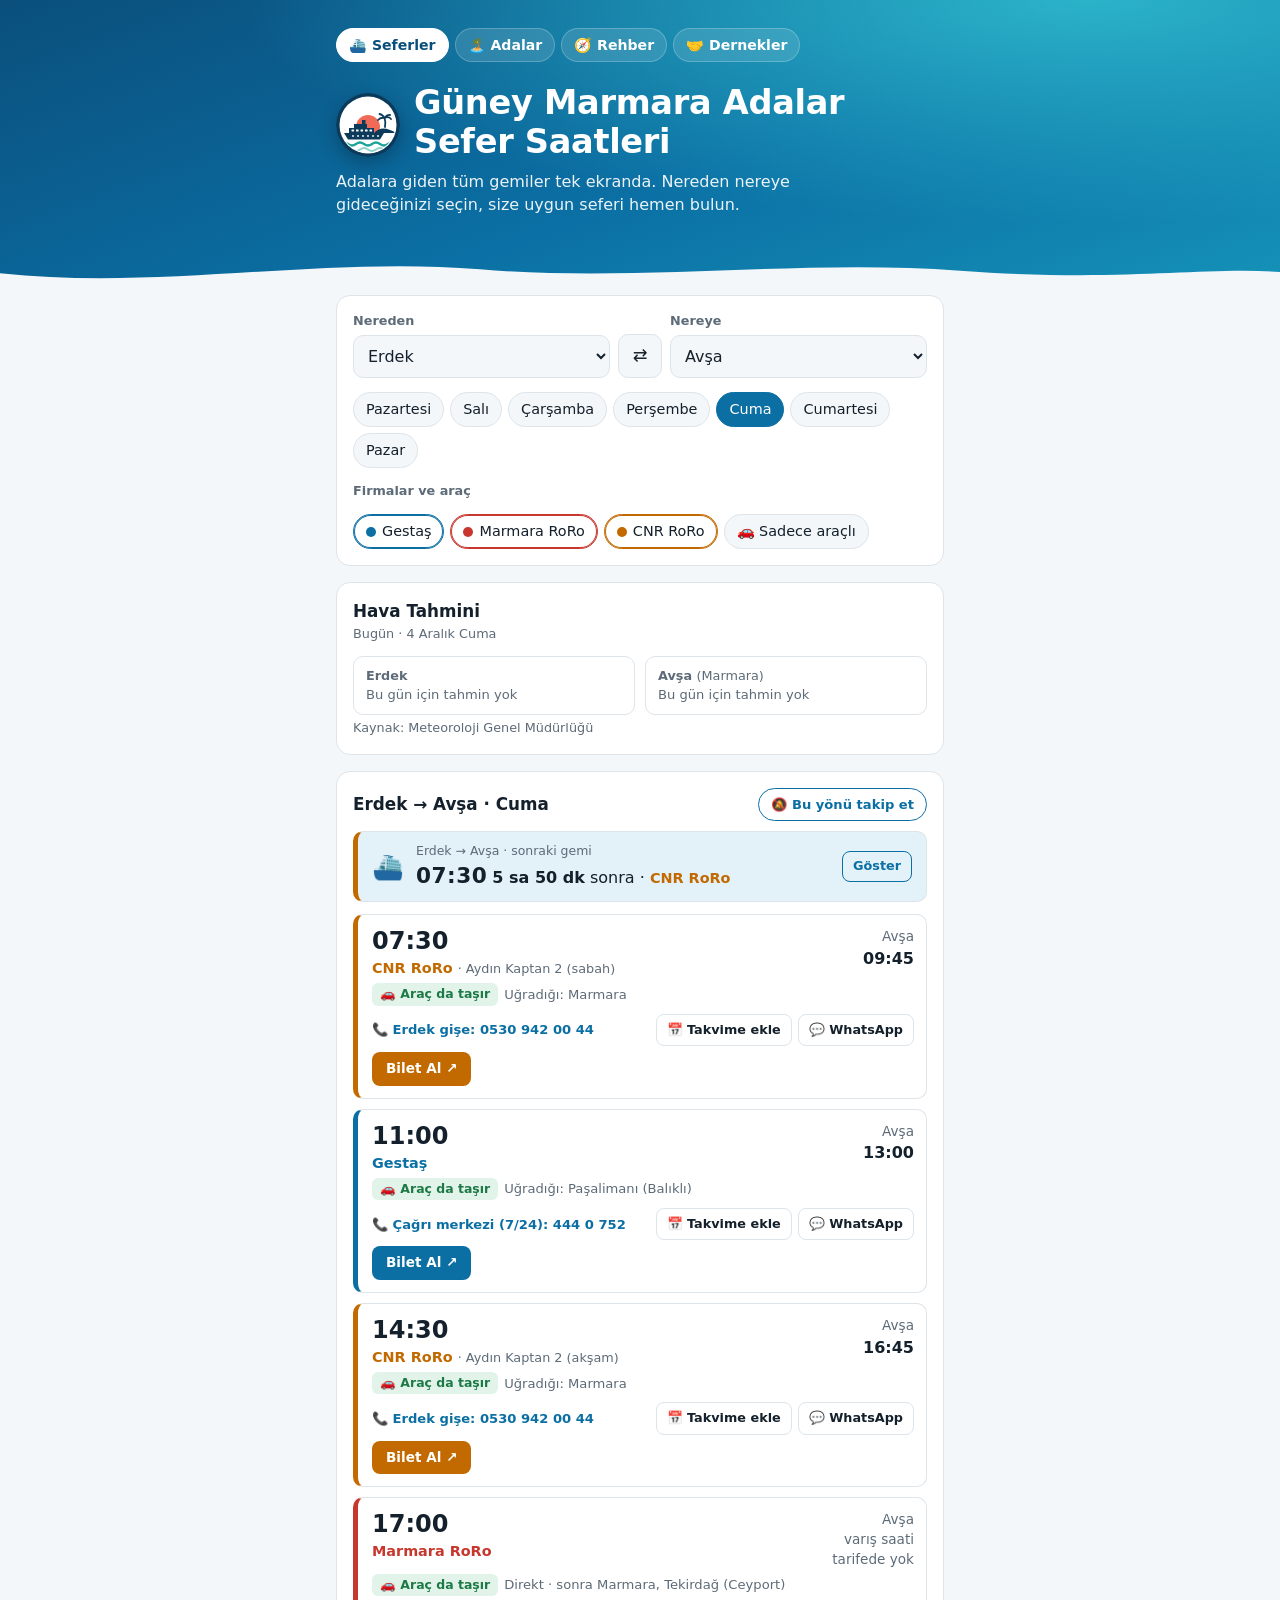
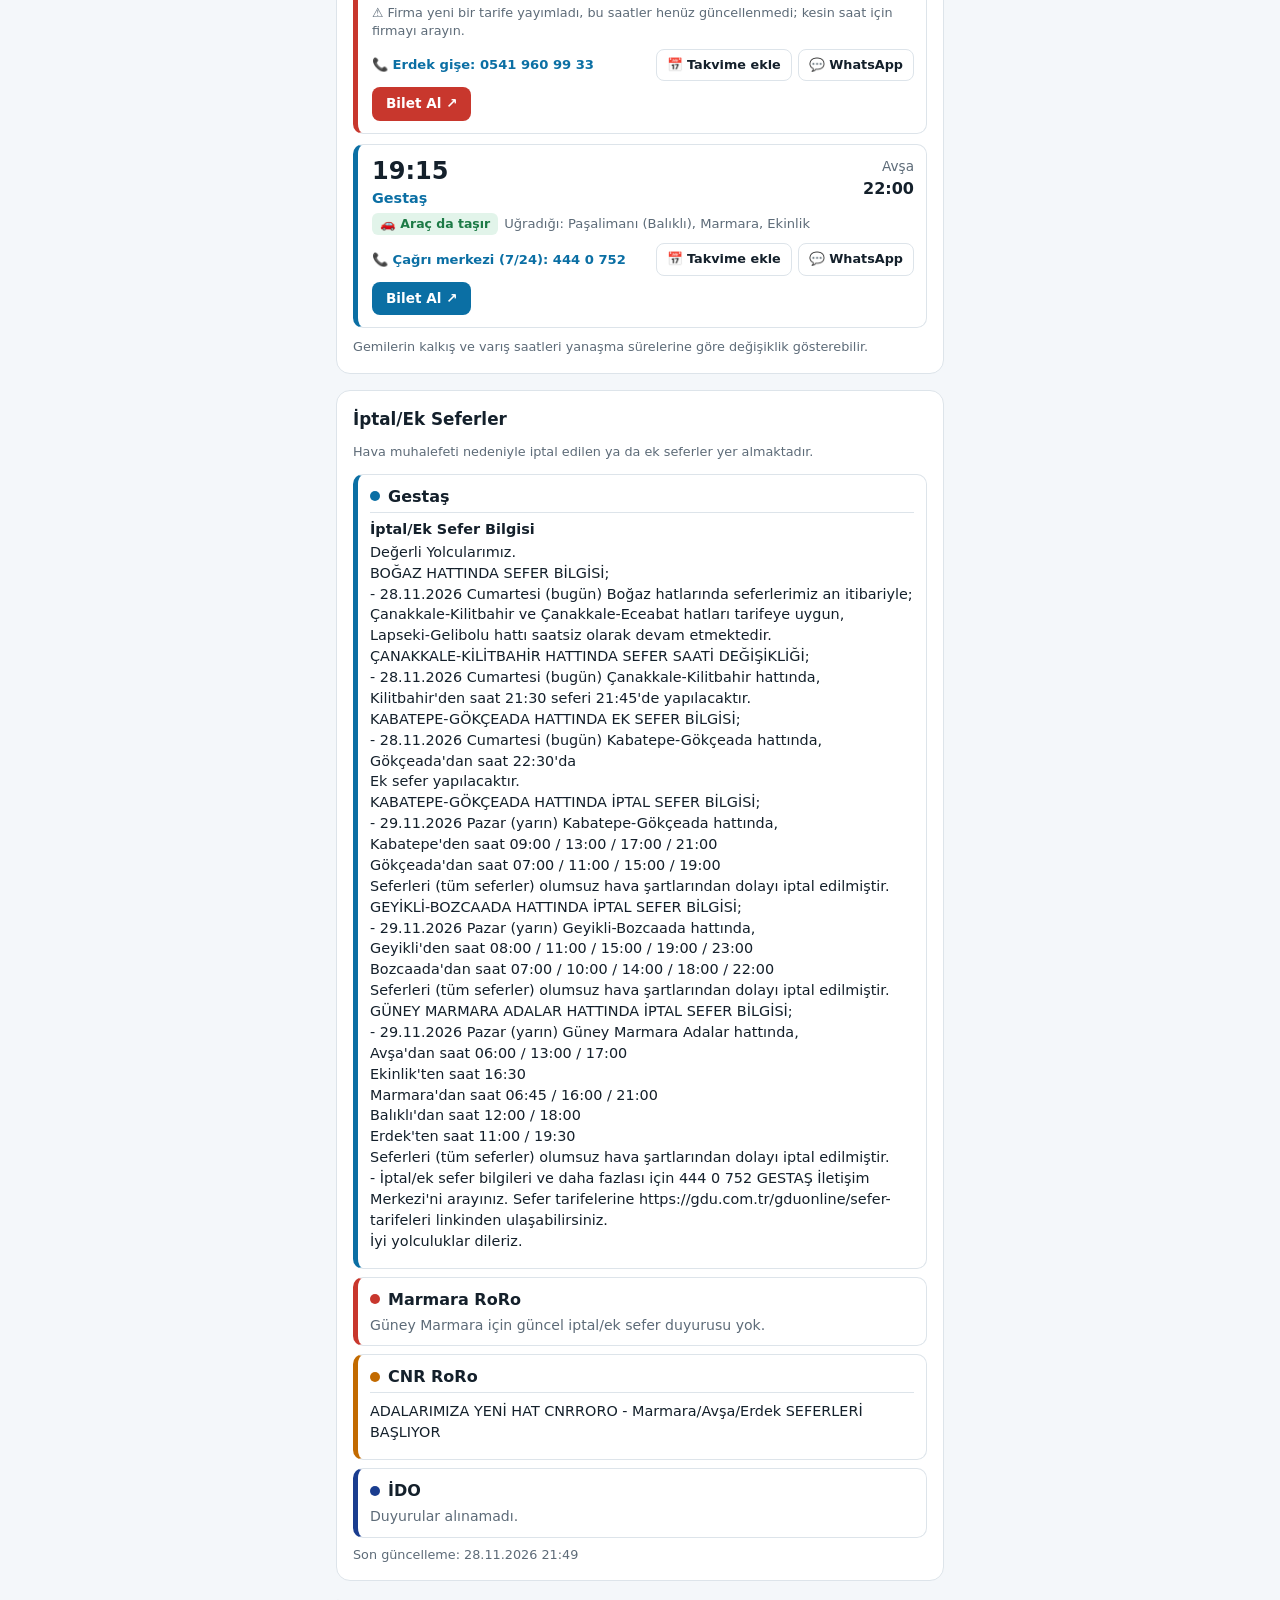
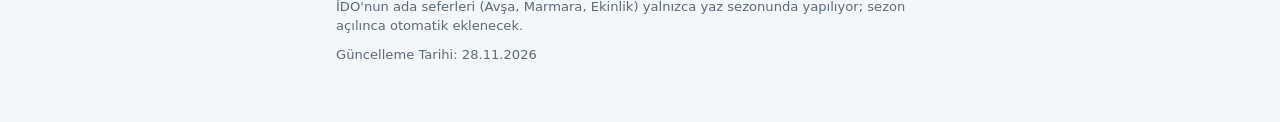
<file: index.html>
<!doctype html>
<html lang="tr">
<head>
<meta charset="utf-8">
<meta name="viewport" content="width=device-width, initial-scale=1">
<title>Güney Marmara Adaları</title>
<link rel="icon" href="assets/logo.svg" type="image/svg+xml">
<link rel="stylesheet" href="assets/stil.css">
<link rel="manifest" href="manifest.webmanifest">
<meta name="theme-color" content="#0b3a5b">
<link rel="apple-touch-icon" href="assets/ikon/apple-touch-icon.png">
<meta name="apple-mobile-web-app-title" content="Adalar">
<meta name="apple-mobile-web-app-capable" content="yes">
<meta name="mobile-web-app-capable" content="yes">
<script src="assets/pwa.js"></script>
</head>
<body>
<header class="hero">
  <div class="hero-ic">
    <nav class="menu" aria-label="Site menüsü">
      <a href="index.html" aria-current="page">⛴️ Seferler</a>
      <a href="adalar.html">🏝️ Adalar</a>
      <a href="rehber.html">🧭 Rehber</a>
      <a href="dernekler.html">🤝 Dernekler</a>
    </nav>
    <div class="hero-baslik">
      <img class="logo" src="assets/logo.svg" alt="" width="64" height="64">
      <h1>Güney Marmara Adalar Sefer Saatleri</h1>
    </div>
    <p class="hero-alt">Adalara giden tüm gemiler tek ekranda. Nereden nereye gideceğinizi seçin, size uygun seferi hemen bulun.</p>
  </div>
  <svg class="hero-dalga" viewBox="0 0 1440 60" preserveAspectRatio="none" aria-hidden="true">
    <path d="M0,32 C180,58 360,6 540,26 C720,46 900,10 1080,28 C1260,46 1350,22 1440,30 L1440,60 L0,60 Z"></path>
  </svg>
</header>
<main>

  <section class="card" id="takipKart" hidden aria-live="polite"></section>

  <section class="card">
    <div class="row">
      <div><label class="l" for="nereden">Nereden</label><select id="nereden"></select></div>
      <button class="swap" id="degistir" type="button" aria-label="Yönleri değiştir">⇄</button>
      <div><label class="l" for="nereye">Nereye</label><select id="nereye"></select></div>
    </div>
    <div class="chips" id="gunler" role="group" aria-label="Gün"></div>
    <div class="filters-title">Firmalar ve araç</div>
    <div class="chips" id="filtreler"></div>
  </section>

  <section class="card" id="havaKart">
    <h2>Hava Tahmini <span class="small" style="font-weight:400;display:block;margin-top:2px" id="havaAlt"></span></h2>
    <div id="hava"></div>
    <p class="small" id="havaNot"></p>
  </section>

  <section class="card">
    <div class="sonuc-ust">
      <h2 id="sonucBaslik">Seferler</h2>
      <button type="button" class="takip-dugme" id="takipDugme" hidden></button>
    </div>
    <div id="simdi" aria-live="polite"></div>
    <div id="sonuclar"></div>
    <p class="small">Gemilerin kalkış ve varış saatleri yanaşma sürelerine göre değişiklik gösterebilir.</p>
  </section>

  <section class="card" id="iptal">
    <h2>İptal/Ek Seferler</h2>
    <p class="small" style="margin:0 0 12px">Hava muhalefeti nedeniyle iptal edilen ya da ek seferler yer almaktadır.</p>
    <div id="iptalListe"></div>
  </section>

  <footer id="kaynak"></footer>
</main>

<script src="data/seferler.js"></script>
<script src="assets/sefer-motoru.js"></script>
<script>
  // Saatte bir güncellenen dosyalar: tarayıcı önbelleğinden eski kopyayı okumasın
  const tazele = "?t=" + Math.floor(Date.now() / 300000);   // 5 dakikada bir değişen ek
  document.write('<script src="data/duyurular.js' + tazele + '"><\/script>');
  document.write('<script src="data/hava.js' + tazele + '"><\/script>');
  document.write('<script src="data/tarifeler.js' + tazele + '"><\/script>');
</script>
<script>
  const GUNLER = ["Pazartesi", "Salı", "Çarşamba", "Perşembe", "Cuma", "Cumartesi", "Pazar"];
  // Elle girilmiş veri (data/seferler.js) + firmaların sitesinden saatte bir çekilen tarifeler (data/tarifeler.js)
  const veri = window.SeferMotoru.tarifeUygula(window.SEFER_VERISI, window.TARIFE_VERISI);
  const iskeleler = veri.iskeleler;
  const ad = k => iskeleler[k] || k;
  const $ = id => document.getElementById(id);

  const durum = {
    nereden: "ERDEK", nereye: "AVSA",
    gun: window.SeferMotoru.bugunGun(),
    kapaliFirmalar: [], sadeceArac: false
  };

  // Kayıtlı seçimleri geri yükle (yalnızca bu tarayıcıda)
  try {
    const k = JSON.parse(localStorage.getItem("adalar-secim") || "null");
    if (k && iskeleler[k.nereden] && iskeleler[k.nereye]) { durum.nereden = k.nereden; durum.nereye = k.nereye; }
    if (k && Array.isArray(k.kapaliFirmalar)) durum.kapaliFirmalar = k.kapaliFirmalar;
    if (k && typeof k.sadeceArac === "boolean") durum.sadeceArac = k.sadeceArac;
  } catch (e) {}
  // Başka sayfadan gelen seçim: index.html?nereden=ERDEK&nereye=AVSA
  const adresParam = new URLSearchParams(location.search);
  if (iskeleler[adresParam.get("nereden")]) durum.nereden = adresParam.get("nereden");
  if (iskeleler[adresParam.get("nereye")]) durum.nereye = adresParam.get("nereye");
  // Paylaşılan sefer bağlantısı belirli bir günü açar: &gun=0..6 (0=Pazartesi)
  const adresGun = /^[0-6]$/.test(adresParam.get("gun") || "") ? +adresParam.get("gun") : null;
  if (adresGun !== null) durum.gun = adresGun;

  // Bir seferde gösterilecek numara (hesap assets/sefer-motoru.js'te)
  function seferTelefonu(hat, iskele) {
    const t = Motor.seferTelefonu(veri, hat, iskele);
    return t ? `<a class="tel" href="tel:${t.tel}">📞 ${t.etiket ? t.etiket + ": " : ""}${t.numara}</a>` : "";
  }

  const aracRozet = h => h.arac
    ? `<span class="badge car">🚗 Araç da taşır</span>`
    : `<span class="badge foot">🚶 Yalnız yolcu</span>`;

  // --- Sefer arama: assets/sefer-motoru.js (mobil uygulama da aynı dosyayı kullanır) ---
  const Motor = window.SeferMotoru;
  const seferBul = (gun, a, b) => Motor.seferBul(veri, gun, a, b, durum);
  const gidilebilir = (gun, a) => Motor.gidilebilir(veri, gun, a, durum);
  const tumIskeleler = () => Motor.tumIskeleler(veri);

  // --- Arayüz ---

  function kur() {
    $("nereden").innerHTML = tumIskeleler().map(k => `<option value="${k}">${ad(k)}</option>`).join("");
    $("nereden").value = durum.nereden;
    ["nereden", "nereye"].forEach(alan => {
      $(alan).onchange = e => { durum[alan] = e.target.value; ciz(); };
    });

    $("gunler").innerHTML = GUNLER.map((g, i) =>
      `<button type="button" class="chip" data-gun="${i}">${g}</button>`).join("");
    $("gunler").onclick = e => {
      const b = e.target.closest("[data-gun]");
      if (b) { durum.gun = +b.dataset.gun; ciz(); }
    };

    $("filtreler").innerHTML = veri.hatlar.map(h =>
      `<button type="button" class="chip op" data-firma="${h.id}" style="--opc:${h.renk}"><span class="dot"></span>${h.isletmeci}</button>`).join("")
      + `<button type="button" class="chip" id="aracFiltre">🚗 Sadece araçlı</button>`;
    $("filtreler").onclick = e => {
      const f = e.target.closest("[data-firma]");
      if (f) {
        const id = f.dataset.firma, i = durum.kapaliFirmalar.indexOf(id);
        i >= 0 ? durum.kapaliFirmalar.splice(i, 1) : durum.kapaliFirmalar.push(id);
        ciz();
      } else if (e.target.closest("#aracFiltre")) {
        durum.sadeceArac = !durum.sadeceArac; ciz();
      }
    };

    $("degistir").onclick = () => {
      if (!durum.nereye) return;
      [durum.nereden, durum.nereye] = [durum.nereye, durum.nereden];
      $("nereden").value = durum.nereden; $("nereye").value = durum.nereye; ciz();
    };


    // Sefer kartlarındaki "Takvime ekle" / "WhatsApp" düğmeleri
    $("sonuclar").onclick = e => {
      const d = e.target.closest("[data-eylem]");
      if (!d) return;
      const s = gosterilen[+d.closest(".trip").dataset.i];
      if (!s) return;
      d.dataset.eylem === "takvim" ? takvimeEkle(s) : whatsappPaylas(s);
    };
    // "Şimdi" kutusundaki "Göster": sonraki seferin gününe geç
    $("simdi").onclick = e => {
      const d = e.target.closest("[data-gun-git]");
      if (d) { durum.gun = +d.dataset.gunGit; ciz(); }
    };
    setInterval(simdiCiz, 30000);   // kalan süre yarım dakikada bir yenilenir
    setInterval(duyurulariTazele, 600000);   // sayfa açık kaldıkça iptal/ek sefer duyuruları 10 dakikada bir

    // Yön takibi: düğme, takip kartındaki bağlantılar, ✕ ve bildirim izni
    $("takipDugme").onclick = takipDegistir;
    $("takipKart").onclick = async e => {
      const ac = e.target.closest("[data-takip-ac]"), sil = e.target.closest("[data-takip-sil]");
      if (ac) {
        e.preventDefault();
        const t = takipler[+ac.dataset.takipAc];
        yonAc(t.nereden, t.nereye);
        $("sonucBaslik").scrollIntoView({ behavior: "smooth", block: "start" });
      } else if (sil) {
        takipler.splice(+sil.dataset.takipSil, 1);
        await takipKaydet(); takipCiz();
      } else if (e.target.closest("#bildirimIzni")) {
        await bildirimIzniIste(); takipCiz();
      }
    };

    duyurulariCiz();


    // İDO sezonu açılınca seferleri data/tarifeler.js ile otomatik gelir; o zamana kadar not gösterilir
    const idoVar = veri.hatlar.some(h => h.id === "ido");
    $("kaynak").innerHTML = (idoVar ? "" : `<div>İDO'nun ada seferleri (Avşa, Marmara, Ekinlik) yalnızca yaz sezonunda yapılıyor; sezon açılınca otomatik eklenecek.</div>`)
      + `<div style="margin-top:6px">Güncelleme Tarihi: ${veri.guncelleme.split("-").reverse().join(".")}</div>`;
  }

  // --- İptal/Ek sefer duyuruları (data/duyurular.js, scripts/duyurular-guncelle.ps1 üretir) ---

  const kacis = s => String(s).replace(/[&<>"]/g, c => ({ "&": "&amp;", "<": "&lt;", ">": "&gt;", '"': "&quot;" })[c]);

  function duyurulariCiz() {
    const d = window.DUYURU_VERISI;
    if (!d) { $("iptalListe").innerHTML = `<p class="empty">Duyurular şu an yüklenemedi.</p>`; return; }
    $("iptalListe").innerHTML = d.firmalar.map(f => {
      let govde;
      if (f.durum !== "ok") govde = `<p class="dy-yok">Duyurular alınamadı.</p>`;
      else if (!f.duyurular.length) govde = `<p class="dy-yok">Güney Marmara için güncel iptal/ek sefer duyurusu yok.</p>`;
      else govde = f.duyurular.map(x => `
        <div class="dy">
          ${x.tur && x.tur !== "Duyuru" ? `<span class="dy-tur${/iptal/i.test(x.tur) ? " iptal" : ""}">${kacis(x.tur)}</span>` : ""}
          ${x.baslik ? `<b>${kacis(x.baslik)}</b>` : ""}
          <div class="dy-metin">${kacis(x.metin).replace(/\n/g, "<br>")}</div>
          ${x.tarih ? `<div class="small">${kacis(x.tarih)}</div>` : ""}
        </div>`).join("");
      return `<div class="dy-firma" style="--opc:${f.renk}">
        <div class="ophead"><span class="dot"></span>${kacis(f.isletmeci)}</div>${govde}</div>`;
    }).join("")
    + `<p class="small">Son güncelleme: ${d.guncelleme.replace(/(\d+)-(\d+)-(\d+)T/, "$3.$2.$1 ")}</p>`;
  }

  // --- Hava tahmini (MGM; data/hava.js) ---
  // Konum bazlı günlük tahmin (iskelenin bağlı olduğu ilçe) + Marmara deniz bülteni

  const HADISE = {
    A: ["☀️", "Açık"], AB: ["🌤️", "Az bulutlu"], PB: ["⛅", "Parçalı bulutlu"], CB: ["☁️", "Çok bulutlu"],
    HY: ["🌦️", "Hafif yağmurlu"], Y: ["🌧️", "Yağmurlu"], KY: ["🌧️", "Kuvvetli yağmurlu"],
    KKY: ["🌨️", "Karla karışık yağmurlu"], HKY: ["🌨️", "Hafif kar yağışlı"], K: ["🌨️", "Kar yağışlı"], YKY: ["❄️", "Yoğun kar yağışlı"],
    HSY: ["🌦️", "Hafif sağanak yağışlı"], SY: ["🌧️", "Sağanak yağışlı"], KSY: ["🌧️", "Kuvvetli sağanak yağışlı"],
    MSY: ["🌦️", "Mevzi sağanak yağışlı"], DY: ["🌨️", "Dolu"], GSY: ["⛈️", "Gök gürültülü sağanak yağışlı"],
    KGY: ["⛈️", "Kuvvetli gök gürültülü sağanak"], SIS: ["🌫️", "Sisli"], PUS: ["🌫️", "Puslu"], DMN: ["🌫️", "Dumanlı"],
    KF: ["🌪️", "Toz veya kum fırtınası"], R: ["💨", "Rüzgârlı"], GKR: ["💨", "Güneyli kuvvetli rüzgâr"],
    KKR: ["💨", "Kuzeyli kuvvetli rüzgâr"], SCK: ["🌡️", "Sıcak"], SGK: ["🥶", "Soğuk"], HHY: ["🌧️", "Yağışlı"]
  };
  const YONLER = ["K", "KD", "D", "GD", "G", "GB", "B", "KB"];
  const RUZGAR_ADI = { K: "Yıldız", KD: "Poyraz", D: "Gündoğusu", GD: "Keşişleme", G: "Kıble", GB: "Lodos", B: "Batı", KB: "Karayel" };
  const ruzgarAdi = d => RUZGAR_ADI[YONLER[Math.round(d / 45) % 8]];
  const BOFOR_SINIR = [1, 6, 12, 20, 29, 39, 50, 62, 75, 89, 103, 118];
  const bofor = k => { const i = BOFOR_SINIR.findIndex(s => k < s); return i === -1 ? 12 : i; };
  // "3 ila 5, akşam saatlerinden itibaren yer yer 6 kuvvetinde" -> 6
  const enYuksekKuvvet = t => Math.max(0, ...(t.match(/\b(1[0-2]|[1-9])\b/g) || []).map(Number));

  // Seçilen gün düğmesine karşılık gelen tarih (bugünden itibaren ilk o gün)
  function seciliTarih() {
    const bugun = new Date();
    const fark = (durum.gun - (bugun.getDay() + 6) % 7 + 7) % 7;
    const t = new Date(bugun.getFullYear(), bugun.getMonth(), bugun.getDate() + fark);
    return `${t.getFullYear()}-${String(t.getMonth() + 1).padStart(2, "0")}-${String(t.getDate()).padStart(2, "0")}`;
  }
  const kisaTarih = s => { const [y, a, g] = s.split("-").map(Number); return new Date(y, a - 1, g).toLocaleDateString("tr-TR", { day: "numeric", month: "long", weekday: "long" }); };

  function konumKutusu(iskele, tarih, h) {
    const ist = veri.mgmIstasyon[iskele];
    const lok = ist && h.lokasyon && h.lokasyon[ist];
    const g = lok && lok.gunler.find(x => x.tarih === tarih);
    const bas = `<div class="hv-ad">${ad(iskele)}${lok && lok.ad !== ad(iskele) ? ` <span>(${kacis(lok.ad)})</span>` : ""}</div>`;
    if (!g) return `<div class="hv">${bas}<div class="hv-satir">${lok ? "Bu gün için tahmin yok" : "Tahmin yok"}</div></div>`;
    const [ikon, metin] = HADISE[g.hadise] || ["🌡️", g.hadise];
    const bf = bofor(g.ruzgarHiz);
    const kuvvetli = bf >= 6;
    return `<div class="hv${kuvvetli ? " uyari" : ""}">
      ${bas}
      <div class="hv-ust"><span class="hv-ikon">${ikon}</span><span class="hv-derece">${g.enYuksek}°<small> / ${g.enDusuk}°</small></span></div>
      <div class="hv-satir">${metin}</div>
      <div class="hv-satir">Rüzgâr: <b>${ruzgarAdi(g.ruzgarYon)} ${bf} bofor</b> (${g.ruzgarHiz} km/s)</div>
      <div class="hv-satir">Nem: %${g.nemMin}–${g.nemMax}</div>
      ${kuvvetli ? `<div class="hv-uyari">⚠️ Kuvvetli rüzgâr, sefer iptali olabilir</div>` : ""}
    </div>`;
  }

  function denizBulteni(tarih, h) {
    const g = h.durum === "ok" && h.gunler.find(x => x.tarih === tarih);
    if (!g) return "";
    const kuvvet = enYuksekKuvvet(g.ruzgar);
    const uyari = kuvvet >= 6 || g.firtinaMarmara;
    return `<div class="hv-deniz${uyari ? " uyari" : ""}">
      <div class="hv-ad">🌊 Marmara Denizi</div>
      <dl class="hv-liste">
        <dt>Rüzgâr</dt><dd>${kacis(g.ruzgar)}</dd>
        <dt>Dalga</dt><dd>${kacis(g.dalga)}</dd>
        <dt>Görüş</dt><dd>${kacis(g.gorus)}</dd>
      </dl>
      ${g.firtinaMarmara ? `<div class="hv-uyari">⚠️ ${kacis(g.firtina)}</div>` : ""}
      ${kuvvet >= 6 ? `<div class="hv-uyari">⚠️ Denizde ${kuvvet} kuvvetine varan rüzgâr bekleniyor.</div>` : ""}
    </div>`;
  }

  function havaCiz() {
    const h = window.HAVA_VERISI;
    // Hava her zaman bugünü gösterir (seçilen sefer gününden bağımsız)
    const b = new Date();
    const tarih = `${b.getFullYear()}-${String(b.getMonth() + 1).padStart(2, "0")}-${String(b.getDate()).padStart(2, "0")}`;
    $("havaAlt").textContent = `Bugün · ${kisaTarih(tarih)}`;
    if (!h) {
      $("hava").innerHTML = `<p class="empty">Hava tahmini şu an alınamadı.</p>`;
      $("havaNot").textContent = "";
      return;
    }
    const iskeleListe = [durum.nereden, durum.nereye].filter(Boolean);
    $("hava").innerHTML = `<div class="hava">${iskeleListe.map(i => konumKutusu(i, tarih, h)).join("")}</div>` + denizBulteni(tarih, h);
    $("havaNot").textContent = "Kaynak: Meteoroloji Genel Müdürlüğü";
  }

  // "Nereye" listesi: yalnızca seçilen gün, "Nereden"den gidilebilen iskeleler
  function nereyeDoldur() {
    const hedefler = tumIskeleler().filter(k => gidilebilir(durum.gun, durum.nereden).has(k));
    const sel = $("nereye");
    if (!hedefler.length) {
      sel.innerHTML = `<option value="">Bu gün sefer yok</option>`;
      sel.disabled = true;
      durum.nereye = "";
      return;
    }
    sel.disabled = false;
    sel.innerHTML = hedefler.map(k => `<option value="${k}">${ad(k)}</option>`).join("");
    if (!hedefler.includes(durum.nereye)) durum.nereye = hedefler[0];
    sel.value = durum.nereye;
  }

  function ciz() {
    nereyeDoldur();
    havaCiz();
    try { localStorage.setItem("adalar-secim", JSON.stringify(durum)); } catch (e) {}
    document.querySelectorAll("[data-gun]").forEach(b => b.setAttribute("aria-pressed", +b.dataset.gun === durum.gun));
    document.querySelectorAll("[data-firma]").forEach(b => b.setAttribute("aria-pressed", !durum.kapaliFirmalar.includes(b.dataset.firma)));
    $("aracFiltre").setAttribute("aria-pressed", durum.sadeceArac);

    const a = durum.nereden, b = durum.nereye, g = durum.gun;
    $("sonucBaslik").textContent = `${ad(a)} → ${ad(b)} · ${GUNLER[g]}`;

    if (!b) {
      $("sonucBaslik").textContent = `${ad(a)} · ${GUNLER[g]}`;
      $("sonuclar").innerHTML = `<p class="empty">${GUNLER[g]} günü ${ad(a)} iskelesinden sefer yok${durum.kapaliFirmalar.length || durum.sadeceArac ? " (filtreleri kontrol edin)" : ""}.</p>`;
    } else {
      const liste = seferBul(g, a, b);
      gosterilen = liste;
      $("sonuclar").innerHTML = liste.length ? liste.map((s, i) => {
        const varis = s.varis
          ? `${ad(b)}<br><b>${s.varis}</b>`
          : `${ad(b)}<br>varış saati<br>tarifede yok`;
        const guzergah = s.ara.length ? "Uğradığı: " + s.ara.map(ad).join(", ") : "Direkt";
        const devam = s.sonra && s.sonra.length ? ` · sonra ${s.sonra.map(ad).join(", ")}` : "";
        const kalkis = s.kalkis ? s.kalkis : `<span style="font-size:1rem">Kalkış saati<br>tarifede yok</span>`;
        return `
        <div class="trip" data-i="${i}" data-anahtar="${seferAnahtari(s)}" style="--opc:${s.hat.renk}">
          <div>
            <div class="t-dep">${kalkis}</div>
            <span class="opname">${s.hat.isletmeci}</span>${s.gemi ? ` <span class="op" style="color:var(--muted);font-size:.8rem">· ${s.gemi}</span>` : ""}
          </div>
          <div class="t-arr">${varis}</div>
          <div class="t-meta">${aracRozet(s.hat)}<span>${guzergah}${devam}</span></div>
          ${s.hat.uyari ? `<div class="t-meta small">⚠️ ${s.hat.uyari}</div>` : ""}
          <div class="t-meta t-alt">${seferTelefonu(s.hat, a)}<span class="eylemler">${s.kalkis ? `<button type="button" class="eylem" data-eylem="takvim">📅 Takvime ekle</button>` : ""}<button type="button" class="eylem" data-eylem="paylas">💬 WhatsApp</button></span><a class="bilet" href="${s.hat.bilet}" target="_blank" rel="noopener" style="--opc:${s.hat.renk}">Bilet Al ↗</a></div>
        </div>`;
      }).join("")
      : `<p class="empty">Bu gün için ${ad(a)} → ${ad(b)} seferi yok${durum.kapaliFirmalar.length || durum.sadeceArac ? " (filtreleri kontrol edin)" : ""}.</p>`;
    }
    if (!b) gosterilen = [];
    simdiCiz();
    takipCiz();
  }

  // --- Yön takibi ve iptal/ek sefer uyarıları ---
  // Takip listesi bu cihazda saklanır. Duyurular sayfa açılınca ve açık kaldıkça kontrol edilir;
  // bildirim izni verilmişse service worker (sw.js) yeni duyuruyu telefon bildirimi olarak gösterir.

  let takipler = [];
  try { takipler = JSON.parse(localStorage.getItem("adalar-takip") || "[]").filter(t => iskeleler[t.nereden] && iskeleler[t.nereye]); } catch (e) {}
  // Tarife değişmiş olabilir: o yönde sefer yapan firmaları güncel veriden yeniden hesapla
  takipler = takipler.map(t => Motor.takipBilgisi(veri, t.nereden, t.nereye));
  const takipVar = (a, b) => takipler.some(t => t.nereden === a && t.nereye === b);

  async function takipKaydet() {
    try { localStorage.setItem("adalar-takip", JSON.stringify(takipler)); } catch (e) {}
    // service worker'ın okuyabilmesi için kopyası (önceden bildirilen duyurular korunur)
    if (!("caches" in window)) return;
    try {
      const c = await caches.open("adalar-takip");
      const eski = await c.match("__takip.json").then(r => r ? r.json() : {});
      await c.put("__takip.json", new Response(JSON.stringify({ takip: takipler, gorulen: eski.gorulen || [] }),
        { headers: { "Content-Type": "application/json" } }));
    } catch (e) {}
  }

  // service worker'dan takip edilen yönleri kontrol etmesini iste (yeni duyuru varsa bildirim gösterir)
  function bildirimKontrol() {
    if (!("serviceWorker" in navigator)) return;
    navigator.serviceWorker.ready.then(r => r.active && r.active.postMessage("duyuru-kontrol")).catch(() => {});
  }

  async function bildirimIzniIste() {
    if (!("Notification" in window)) return;
    if (Notification.permission === "default") { try { await Notification.requestPermission(); } catch (e) {} }
    if (Notification.permission !== "granted") return;
    // Android'de yüklenmiş uygulama: sayfa kapalıyken de tarayıcının uygun gördüğü aralıklarla kontrol
    try {
      const r = await navigator.serviceWorker.ready;
      if (r.periodicSync) await r.periodicSync.register("duyuru-kontrol", { minInterval: 60 * 60 * 1000 });
    } catch (e) {}
    bildirimKontrol();
  }

  async function takipDegistir() {
    const a = durum.nereden, b = durum.nereye;
    if (!b) return;
    if (takipVar(a, b)) takipler = takipler.filter(t => !(t.nereden === a && t.nereye === b));
    else takipler.push(Motor.takipBilgisi(veri, a, b));
    await takipKaydet();
    takipCiz();
    if (takipVar(a, b)) bildirimIzniIste();
  }

  // Takip kartından bir yöne geç: o yönde sefer olan ilk günü (bugünden başlayarak) seç
  function yonAc(a, b) {
    durum.nereden = a; durum.nereye = b;
    const bugun = Motor.bugunGun();
    for (let i = 0; i < 7; i++) if (gidilebilir((bugun + i) % 7, a).has(b)) { durum.gun = (bugun + i) % 7; break; }
    $("nereden").value = a;
    ciz();
  }

  function takipCiz() {
    const d = $("takipDugme");
    d.hidden = !durum.nereye;
    const v = durum.nereye && takipVar(durum.nereden, durum.nereye);
    d.textContent = v ? "🔔 Takip ediliyor" : "🔕 Bu yönü takip et";
    d.title = v ? "Takibi bırakmak için dokunun" : "Bu yönde iptal/ek sefer duyurusu olursa haber verilir";
    d.setAttribute("aria-pressed", v ? "true" : "false");

    const k = $("takipKart");
    k.hidden = !takipler.length;
    if (!takipler.length) return;
    const izin = !("Notification" in window) ? "Bu tarayıcı bildirim göstermiyor; uyarılar siteyi açtığınızda burada görünür."
      : Notification.permission === "granted" ? ""
      : Notification.permission === "denied" ? "Bildirim izni kapalı; uyarılar siteyi açtığınızda burada görünür."
      : `<button type="button" class="eylem" id="bildirimIzni">🔔 Telefon bildirimlerine izin ver</button>`;
    k.innerHTML = `<h2>Takip ettiğiniz yönler</h2>` + takipler.map((t, i) => {
      const es = Motor.duyuruEslesir(t, window.DUYURU_VERISI);
      return `<div class="takip${es.length ? " uyari" : ""}">
        <div class="takip-ust">
          <a href="?nereden=${t.nereden}&nereye=${t.nereye}" data-takip-ac="${i}">${kacis(t.ad)}</a>
          <span class="takip-durum">${es.length ? `⚠️ ${es.length} iptal/ek sefer duyurusu` : "✅ Duyuru yok"}</span>
          <button type="button" class="takip-sil" data-takip-sil="${i}" aria-label="${kacis(t.ad)} takibini bırak">✕</button>
        </div>
        ${es.map(x => `<div class="takip-duyuru" style="--opc:${x.renk}"><b>${kacis(x.isletmeci)}</b>${x.baslik ? ` · ${kacis(x.baslik)}` : ""}
          <div>${kacis(x.metin).replace(/\n/g, "<br>")}</div></div>`).join("")}
      </div>`;
    }).join("") + (izin ? `<p class="small">${izin}</p>` : "");
  }

  async function duyurulariTazele() {
    try {
      const d = await fetch("api/v1/duyurular.json?t=" + Date.now(), { cache: "no-store" }).then(r => r.ok ? r.json() : null);
      if (d && d.firmalar) { window.DUYURU_VERISI = d; duyurulariCiz(); takipCiz(); bildirimKontrol(); }
    } catch (e) {}
  }

  // --- "Şimdi": seçilen yönde bir sonraki gemi ve kalan süre (Türkiye saatiyle) ---

  let gosterilen = [];   // ekranda listelenen seferler (takvim/paylaş düğmeleri için)
  const seferAnahtari = s => `${s.hat.id}|${s.kalkis}|${s.gemi || ""}`;
  const dk = s => { const [h, m] = s.split(":").map(Number); return h * 60 + m; };

  // Cihaz hangi saat diliminde olursa olsun İstanbul saati
  function istanbulSimdi() {
    const p = new Date().toLocaleString("sv-SE", { timeZone: "Europe/Istanbul" });   // "2026-11-25 22:10:05"
    const [tarih, saat] = p.split(" ");
    const [y, a, g] = tarih.split("-").map(Number);
    return { tarih, saat: saat.slice(0, 5), gun: (new Date(y, a - 1, g).getDay() + 6) % 7 };
  }

  // Şu andan sonraki ilk sefer (bugün kalmadıysa sonraki günler)
  function sonrakiSefer(a, b) {
    const s = istanbulSimdi();
    for (let fark = 0; fark < 8; fark++) {
      const gun = (s.gun + fark) % 7;
      const aday = seferBul(gun, a, b).filter(x => x.kalkis && (fark > 0 || dk(x.kalkis) > dk(s.saat)));
      if (aday.length) return { gun, fark, sefer: aday[0], kalan: fark * 1440 + dk(aday[0].kalkis) - dk(s.saat) };
    }
    return null;
  }

  const sureYaz = d => d < 60 ? `${d} dk` : `${Math.floor(d / 60)} sa${d % 60 ? ` ${d % 60} dk` : ""}`;

  function simdiCiz() {
    const kutu = $("simdi");
    document.querySelectorAll(".trip.siradaki").forEach(t => t.classList.remove("siradaki"));
    if (!durum.nereye) { kutu.innerHTML = ""; return; }
    const n = sonrakiSefer(durum.nereden, durum.nereye);
    if (!n) { kutu.innerHTML = ""; return; }
    const s = n.sefer;
    const ne = n.fark === 0 ? `<b>${sureYaz(n.kalan)}</b> sonra` : n.fark === 1 ? "yarın" : GUNLER[n.gun];
    const ust = `${ad(durum.nereden)} → ${ad(durum.nereye)} · ${n.fark === 0 ? "sonraki gemi" : "bugün başka sefer yok"}`;
    const goster = durum.gun !== n.gun ? `<button type="button" class="simdi-git" data-gun-git="${n.gun}">Göster</button>` : "";
    kutu.innerHTML = `<div class="simdi${n.fark === 0 && n.kalan <= 30 ? " yakin" : ""}" style="--opc:${s.hat.renk}">
      <span class="simdi-ikon" aria-hidden="true">⛴️</span>
      <div class="simdi-metin">
        <div class="simdi-ust">${ust}</div>
        <div><span class="simdi-saat">${s.kalkis}</span> ${ne} · <span class="opname">${s.hat.isletmeci}</span></div>
      </div>${goster}</div>`;
    if (durum.gun === n.gun) {
      const kart = document.querySelector(`.trip[data-anahtar="${CSS.escape(seferAnahtari(s))}"]`);
      if (kart) kart.classList.add("siradaki");
    }
  }

  // --- Takvime ekle (.ics) ve WhatsApp'ta paylaş ---

  // Seferin gerçek tarihi: seçilen günün bu haftaki (bugün dahil) karşılığı; bugün kalkmışsa gelecek hafta
  function seferTarihi(s) {
    const simdi = istanbulSimdi();
    const fark = (durum.gun - simdi.gun + 7) % 7 || (s.kalkis && dk(s.kalkis) <= dk(simdi.saat) ? 7 : 0);
    const [y, a, g] = simdi.tarih.split("-").map(Number);
    const t = new Date(Date.UTC(y, a - 1, g + fark));
    return t.toISOString().slice(0, 10);
  }

  // Türkiye UTC+3 (yaz saati uygulaması yok) -> takvim için UTC zaman damgası
  function icsZaman(tarih, saat, ekGun) {
    const [y, a, g] = tarih.split("-").map(Number), [h, m] = saat.split(":").map(Number);
    return new Date(Date.UTC(y, a - 1, g + (ekGun || 0), h - 3, m)).toISOString().replace(/[-:]/g, "").slice(0, 15) + "Z";
  }
  const icsKacis = t => String(t).replace(/\\/g, "\\\\").replace(/;/g, "\\;").replace(/,/g, "\\,").replace(/\n/g, "\\n");

  function seferMetni(s, tarih) {
    const a = durum.nereden, b = durum.nereye;
    return {
      baslik: `⛴️ ${ad(a)} → ${ad(b)} (${s.hat.isletmeci})`,
      satirlar: [
        `📅 ${kisaTarih(tarih)}`,
        `🕐 Kalkış ${s.kalkis || "tarifede yok"}${s.varis ? ` · Varış ${s.varis}` : ""}`,
        `🚢 ${s.hat.isletmeci}${s.gemi ? ` · ${s.gemi}` : ""} · ${s.hat.arac ? "araç da taşır" : "yalnız yolcu"}`,
        s.ara.length ? `Uğradığı: ${s.ara.map(ad).join(", ")}` : "Direkt",
        `🎫 Bilet: ${s.hat.bilet}`
      ]
    };
  }

  function takvimeEkle(s) {
    const tarih = seferTarihi(s), m = seferMetni(s, tarih);
    const bitisGun = s.varis && dk(s.varis) < dk(s.kalkis) ? 1 : 0;   // gece yarısını geçen sefer
    const bitis = s.varis ? icsZaman(tarih, s.varis, bitisGun)
      : icsZaman(tarih, `${String(Math.floor(dk(s.kalkis) / 60) + 1).padStart(2, "0")}:${s.kalkis.slice(3)}`);
    const tel = Motor.seferTelefonu(veri, s.hat, durum.nereden);
    const aciklama = [...m.satirlar, s.varis ? "" : "Varış saati tarifede yok.", tel ? `📞 ${tel.numara}` : "",
      "Saatler yanaşma sürelerine göre değişebilir; hava muhalefetinde iptal olabilir."].filter(Boolean).join("\n");
    const ics = [
      "BEGIN:VCALENDAR", "VERSION:2.0", "PRODID:-//Guney Marmara Adalari//Seferler//TR", "CALSCALE:GREGORIAN", "METHOD:PUBLISH",
      "BEGIN:VEVENT",
      `UID:${Date.now()}-${Math.random().toString(36).slice(2)}@guney-marmara-adalari`,
      `DTSTAMP:${new Date().toISOString().replace(/[-:]/g, "").slice(0, 15)}Z`,
      `DTSTART:${icsZaman(tarih, s.kalkis)}`, `DTEND:${bitis}`,
      `SUMMARY:${icsKacis(m.baslik)}`, `LOCATION:${icsKacis(ad(durum.nereden) + " İskelesi")}`,
      `DESCRIPTION:${icsKacis(aciklama)}`, `URL:${s.hat.bilet}`,
      "BEGIN:VALARM", "ACTION:DISPLAY", "TRIGGER:-PT30M", `DESCRIPTION:${icsKacis(m.baslik)}`, "END:VALARM",
      "END:VEVENT", "END:VCALENDAR"
    ].join("\r\n");
    const dosyaAdi = `sefer-${durum.nereden}-${durum.nereye}-${tarih}-${s.kalkis.replace(":", "")}.ics`.toLowerCase();
    // iPhone/iPad: dosyayı doğrudan açınca "Takvime ekle" ekranı gelir; diğerleri dosyayı indirip takvimle açar
    if (/iPad|iPhone|iPod/.test(navigator.userAgent) || (navigator.platform === "MacIntel" && navigator.maxTouchPoints > 1)) {
      location.href = "data:text/calendar;charset=utf-8," + encodeURIComponent(ics);
      return;
    }
    const url = URL.createObjectURL(new Blob([ics], { type: "text/calendar;charset=utf-8" }));
    const l = document.createElement("a");
    l.href = url; l.download = dosyaAdi;
    document.body.appendChild(l); l.click(); l.remove();
    setTimeout(() => URL.revokeObjectURL(url), 10000);
  }

  function whatsappPaylas(s) {
    const tarih = seferTarihi(s), m = seferMetni(s, tarih);
    const link = `${location.href.split(/[?#]/)[0]}?nereden=${durum.nereden}&nereye=${durum.nereye}&gun=${durum.gun}`;
    const metin = [m.baslik, ...m.satirlar, "", `Tüm seferler: ${link}`].join("\n");
    window.open("https://wa.me/?text=" + encodeURIComponent(metin), "_blank", "noopener");
  }

  // Adresle gelinen hedefe bugün sefer yoksa, sefer olan ilk günü seç
  if (adresGun === null && adresParam.get("nereye") === durum.nereye) {
    for (let i = 0; i < 7; i++) {
      const g = (durum.gun + i) % 7;
      if (gidilebilir(g, durum.nereden).has(durum.nereye)) { durum.gun = g; break; }
    }
  }

  kur();
  ciz();
  if (takipler.length) { takipKaydet(); bildirimKontrol(); }
</script>
</body>
</html>
</file>
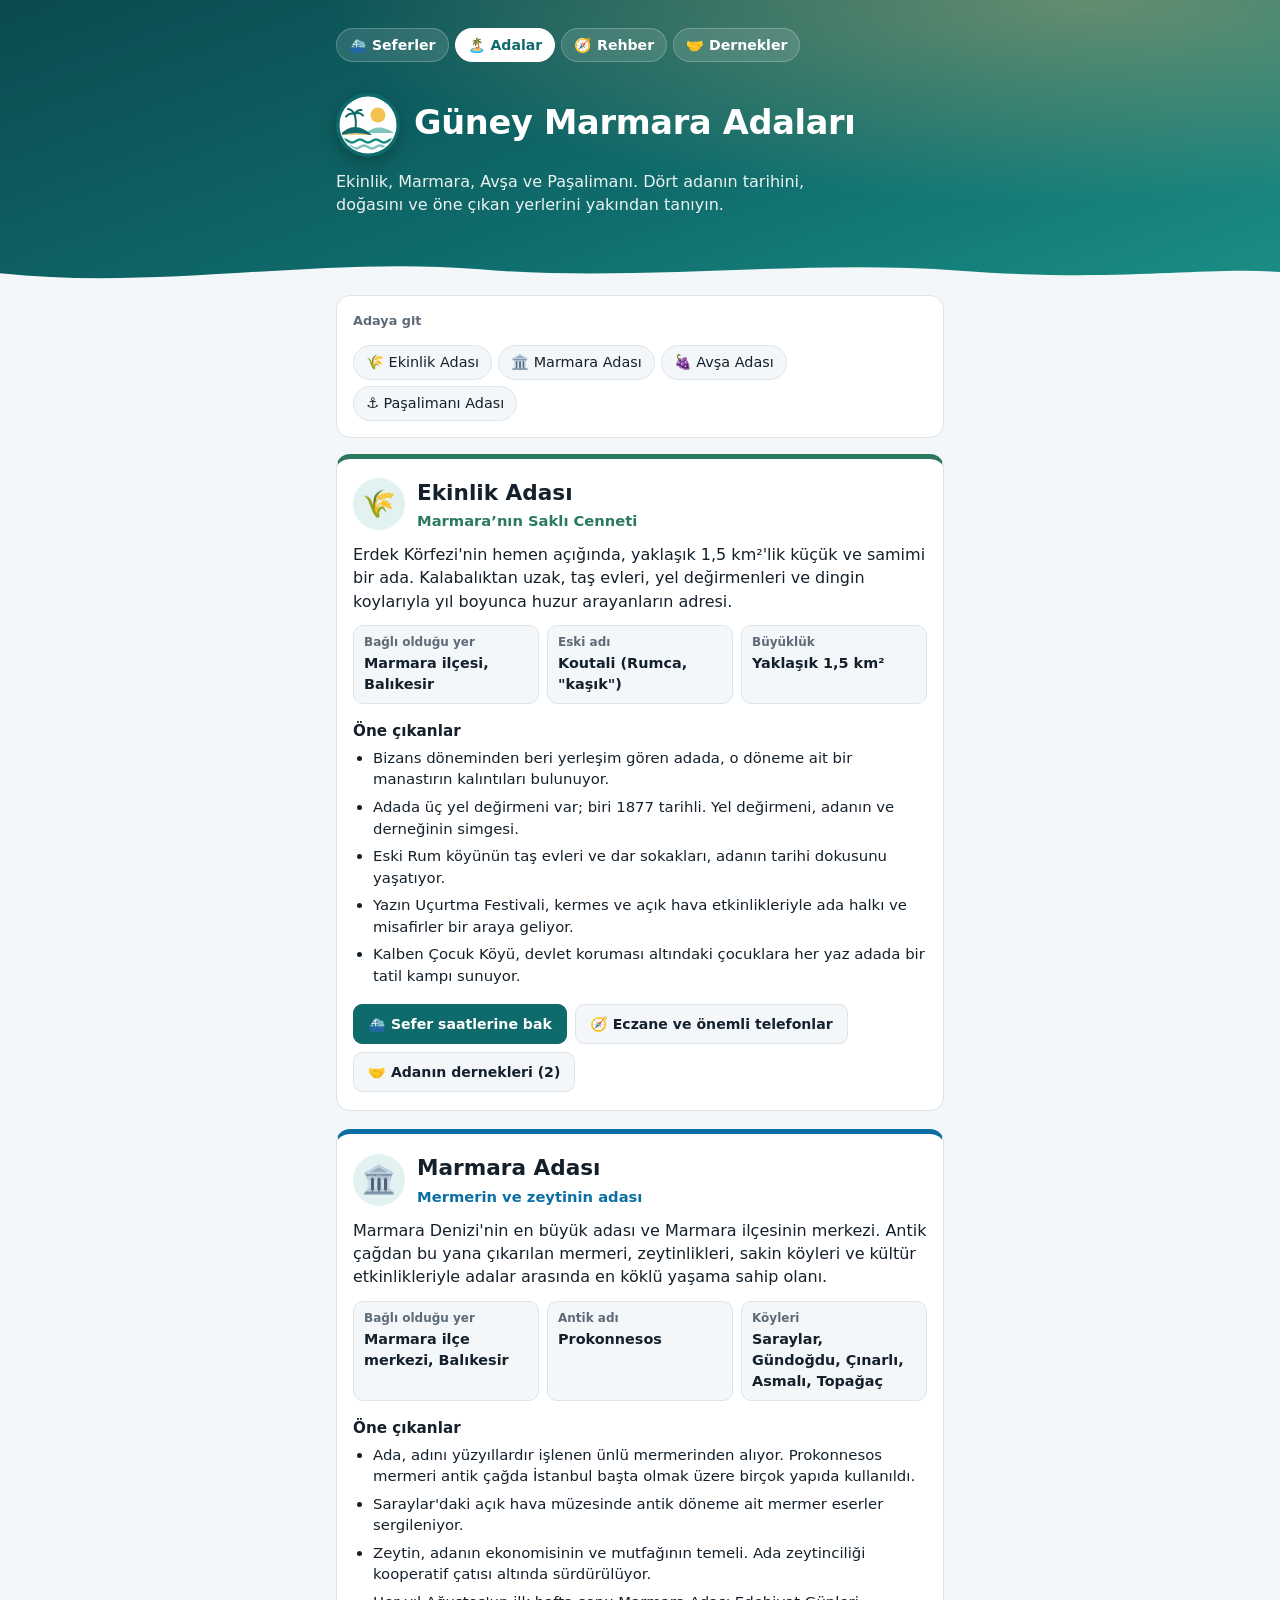
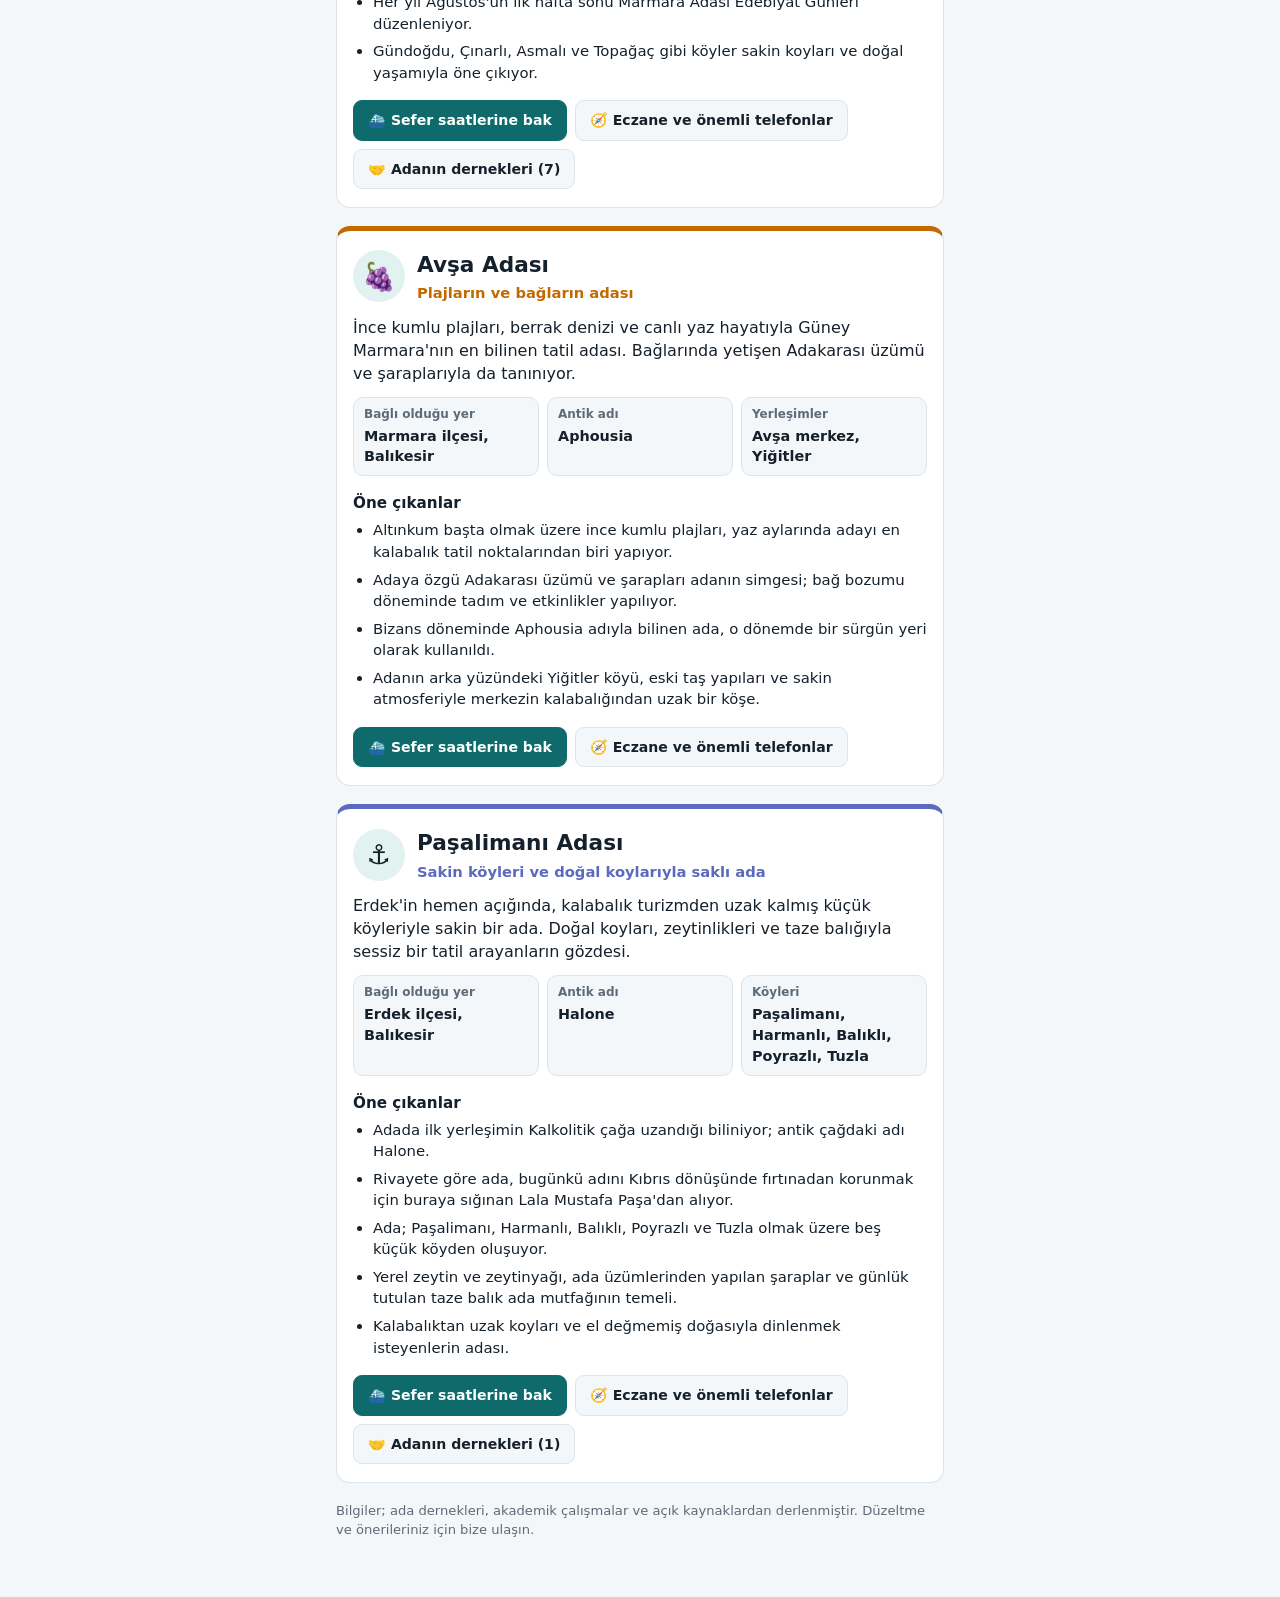
<file: adalar.html>
<!doctype html>
<html lang="tr">
<head>
<meta charset="utf-8">
<meta name="viewport" content="width=device-width, initial-scale=1">
<title>Güney Marmara Adaları</title>
<link rel="icon" href="assets/logo-ada.svg" type="image/svg+xml">
<link rel="stylesheet" href="assets/stil.css">
<link rel="manifest" href="manifest.webmanifest">
<meta name="theme-color" content="#0b3a5b">
<link rel="apple-touch-icon" href="assets/ikon/apple-touch-icon.png">
<meta name="apple-mobile-web-app-title" content="Adalar">
<meta name="apple-mobile-web-app-capable" content="yes">
<meta name="mobile-web-app-capable" content="yes">
<script src="assets/pwa.js"></script>
</head>
<body class="tema-ada">
<header class="hero">
  <div class="hero-ic">
    <nav class="menu" aria-label="Site menüsü">
      <a href="index.html">⛴️ Seferler</a>
      <a href="adalar.html" aria-current="page">🏝️ Adalar</a>
      <a href="rehber.html">🧭 Rehber</a>
      <a href="dernekler.html">🤝 Dernekler</a>
    </nav>
    <div class="hero-baslik">
      <img class="logo" src="assets/logo-ada.svg" alt="" width="64" height="64">
      <h1>Güney Marmara Adaları</h1>
    </div>
    <p class="hero-alt">Ekinlik, Marmara, Avşa ve Paşalimanı. Dört adanın tarihini, doğasını ve öne çıkan yerlerini yakından tanıyın.</p>
  </div>
  <svg class="hero-dalga" viewBox="0 0 1440 60" preserveAspectRatio="none" aria-hidden="true">
    <path d="M0,32 C180,58 360,6 540,26 C720,46 900,10 1080,28 C1260,46 1350,22 1440,30 L1440,60 L0,60 Z"></path>
  </svg>
</header>
<main>
  <section class="card">
    <div class="filters-title" style="margin-top:0">Adaya git</div>
    <div class="chips" id="atla"></div>
  </section>
  <div id="adalar"></div>
  <footer><div>Bilgiler; ada dernekleri, akademik çalışmalar ve açık kaynaklardan derlenmiştir. Düzeltme ve önerileriniz için bize ulaşın.</div></footer>
</main>

<script src="data/seferler.js"></script>
<script src="data/dernekler.js"></script>
<script src="data/adalar.js"></script>
<script>
  const $ = id => document.getElementById(id);
  const kacis = s => String(s).replace(/[&<>"]/g, c => ({ "&": "&amp;", "<": "&lt;", ">": "&gt;", '"': "&quot;" })[c]);
  const sefer = window.SEFER_VERISI, dernek = window.DERNEK_VERISI;

  $("atla").innerHTML = ADA_VERISI.adalar.map(a => `<a class="chip" style="text-decoration:none" href="#${a.id}">${a.simge} ${kacis(a.ad)}</a>`).join("");

  $("adalar").innerHTML = ADA_VERISI.adalar.map(a => {
    const dSayi = dernek.dernekler.filter(d => d.ada === a.dernekAdi).length;
    return `
    <article class="ada" id="${a.id}" style="--adarenk:${a.renk}">
      <div class="ada-bas">
        <span class="ada-simge" aria-hidden="true">${a.simge}</span>
        <div>
          <h2>${kacis(a.ad)}</h2>
          <p class="ada-slogan">${kacis(a.slogan)}</p>
        </div>
      </div>
      <p class="ada-ozet">${kacis(a.ozet)}</p>
      <dl class="ada-bilgi">${a.bilgiler.map(([k, v]) => `<div><dt>${kacis(k)}</dt><dd>${kacis(v)}</dd></div>`).join("")}</dl>
      <h3>Öne çıkanlar</h3>
      <ul class="ada-liste">${a.onecikanlar.map(o => `<li>${kacis(o)}</li>`).join("")}</ul>
      <div class="ada-dugmeler">
        <a class="ana" href="index.html?nereden=${a.seferNereden}&nereye=${a.iskeleler[0]}">⛴️ Sefer saatlerine bak</a>
        <a href="rehber.html">🧭 Eczane ve önemli telefonlar</a>
        ${dSayi ? `<a href="dernekler.html?ada=${encodeURIComponent(a.dernekAdi)}">🤝 Adanın dernekleri (${dSayi})</a>` : ""}
      </div>
    </article>`;
  }).join("");
</script>
</body>
</html>
</file>
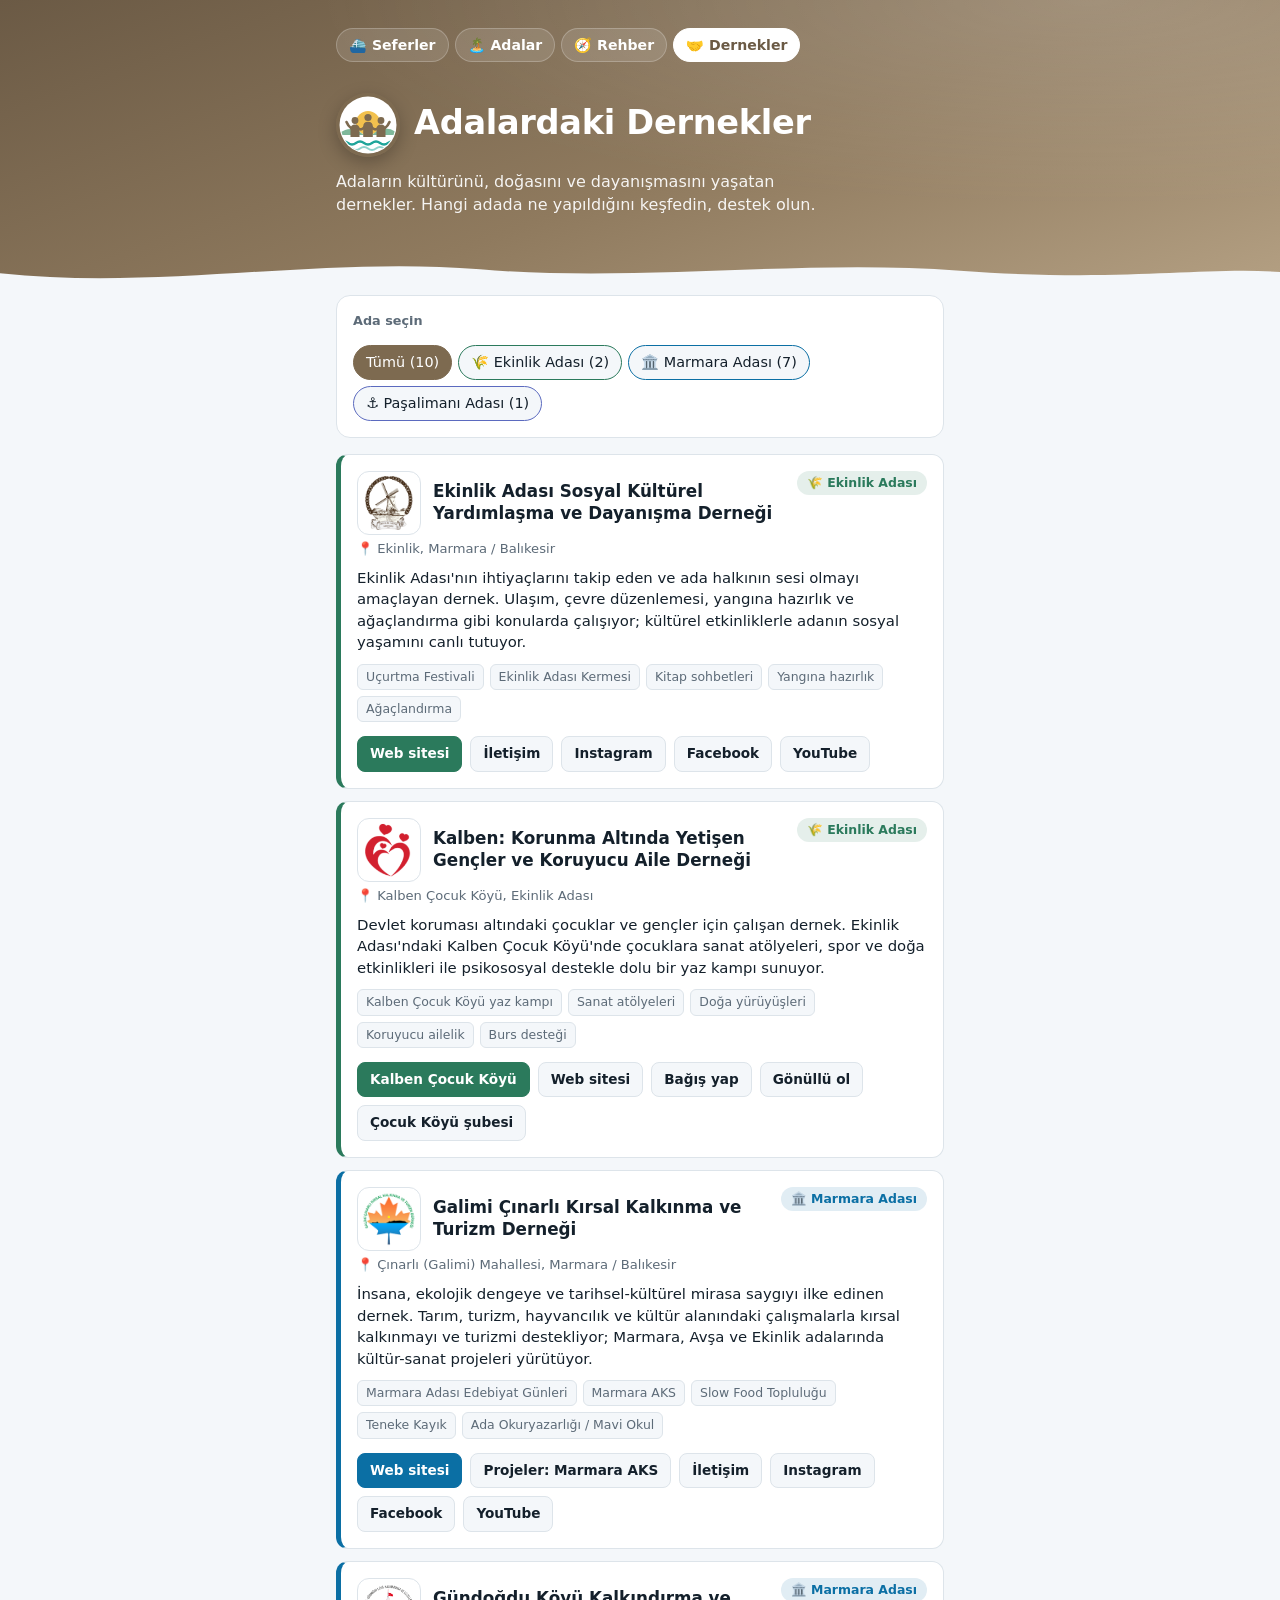
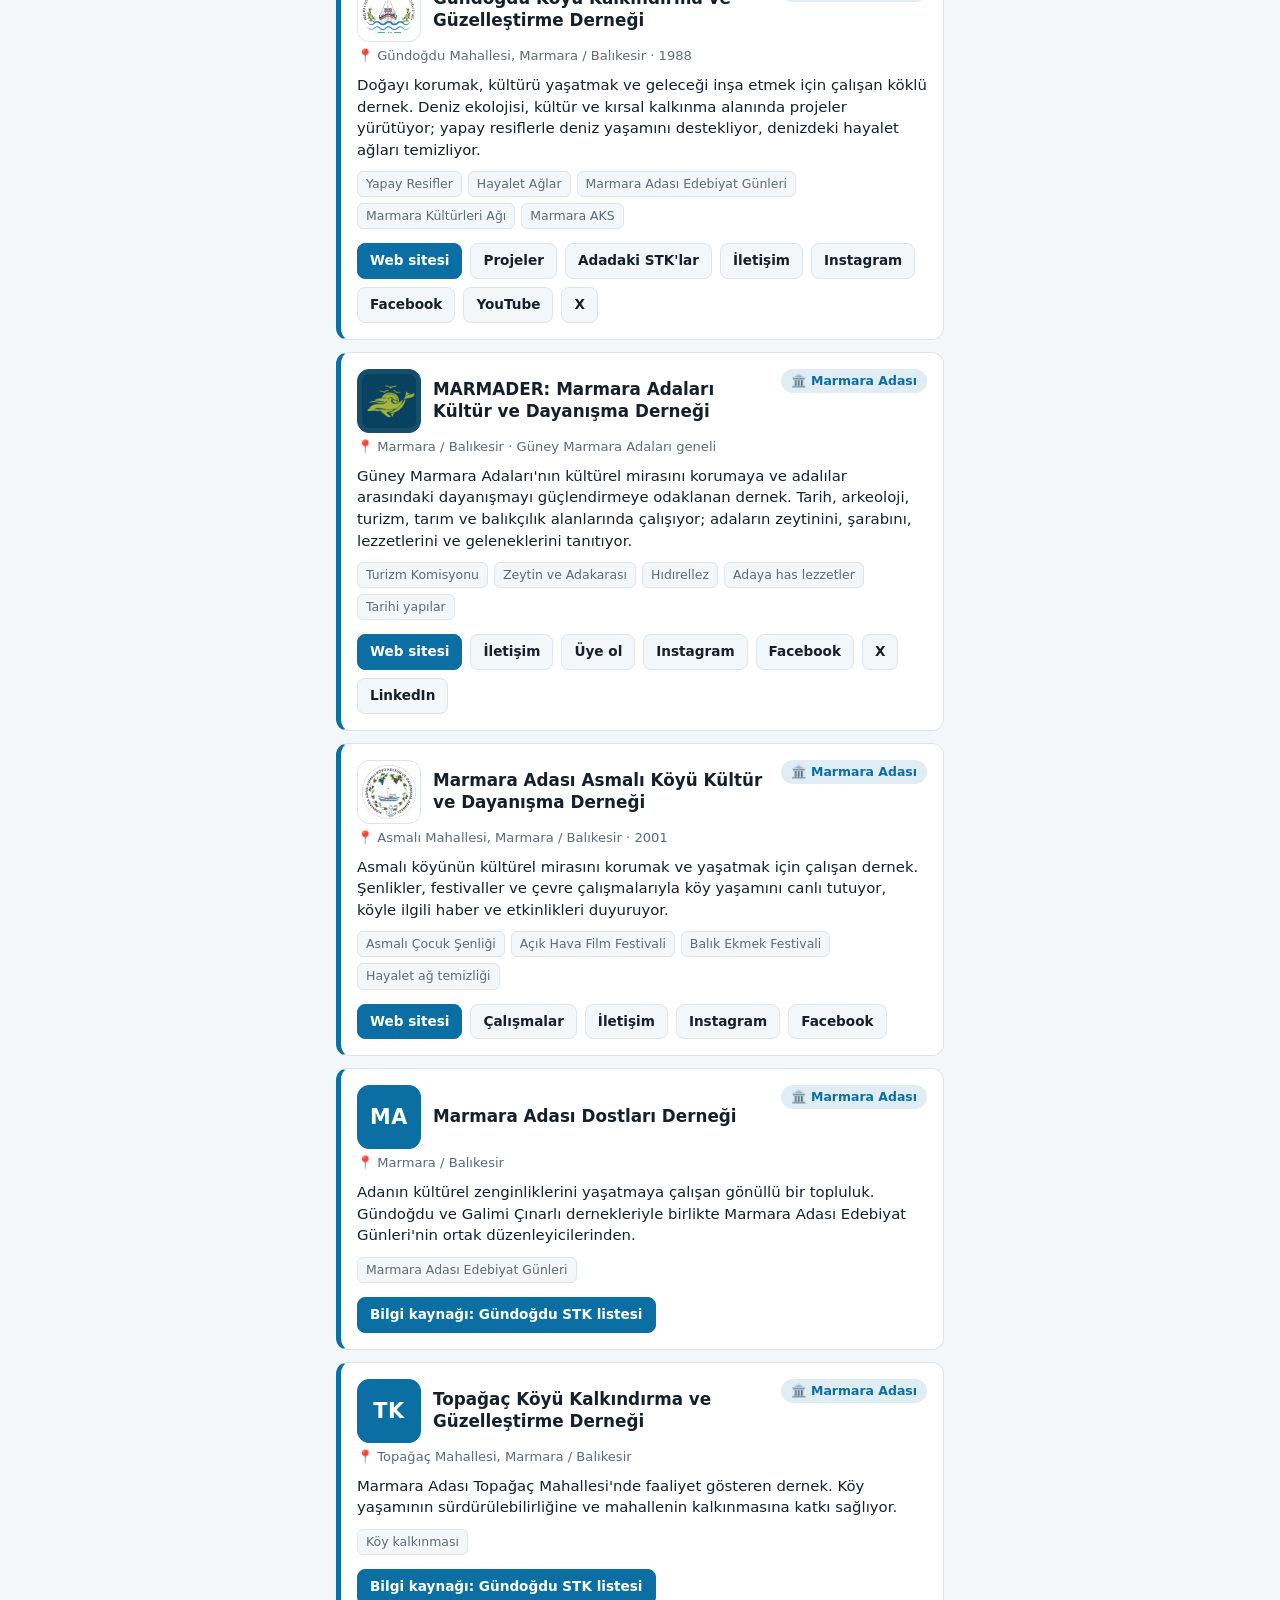
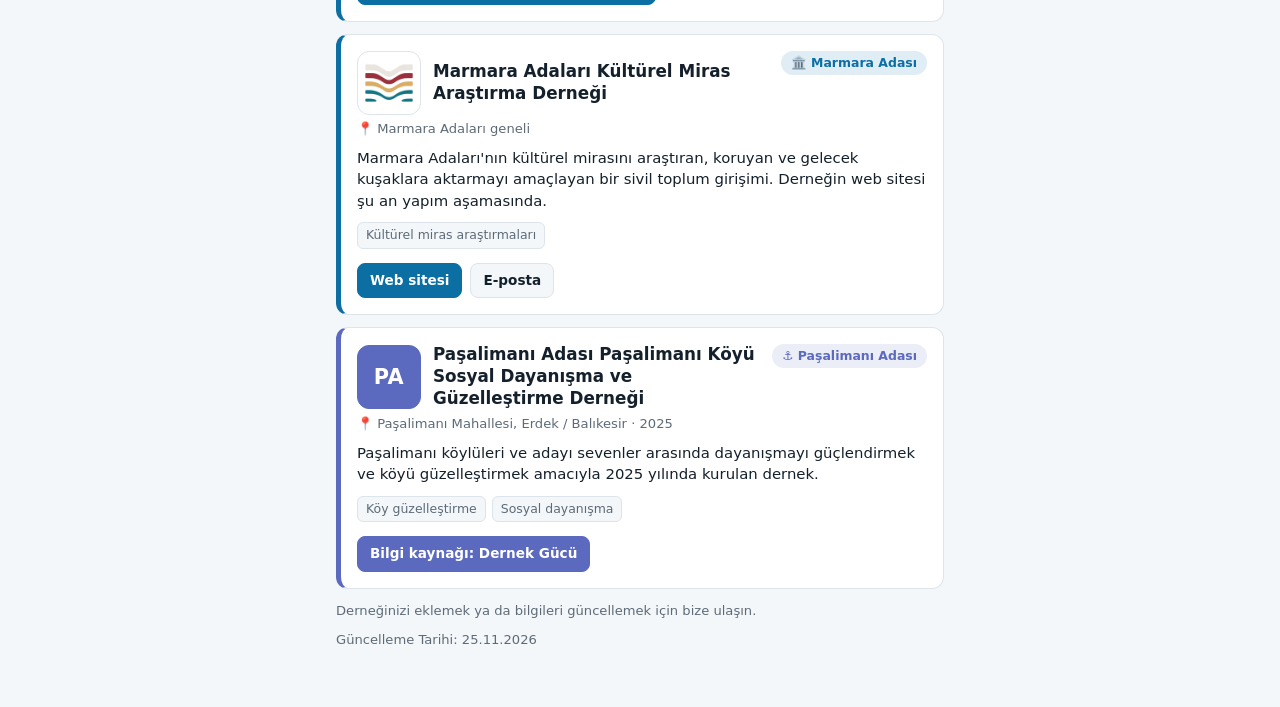
<file: dernekler.html>
<!doctype html>
<html lang="tr">
<head>
<meta charset="utf-8">
<meta name="viewport" content="width=device-width, initial-scale=1">
<title>Güney Marmara Adaları</title>
<link rel="icon" href="assets/logo-dernek.svg" type="image/svg+xml">
<link rel="stylesheet" href="assets/stil.css">
<link rel="manifest" href="manifest.webmanifest">
<meta name="theme-color" content="#0b3a5b">
<link rel="apple-touch-icon" href="assets/ikon/apple-touch-icon.png">
<meta name="apple-mobile-web-app-title" content="Adalar">
<meta name="apple-mobile-web-app-capable" content="yes">
<meta name="mobile-web-app-capable" content="yes">
<script src="assets/pwa.js"></script>
</head>
<body class="tema-dernek">
<header class="hero">
  <div class="hero-ic">
    <nav class="menu" aria-label="Site menüsü">
      <a href="index.html">⛴️ Seferler</a>
      <a href="adalar.html">🏝️ Adalar</a>
      <a href="rehber.html">🧭 Rehber</a>
      <a href="dernekler.html" aria-current="page">🤝 Dernekler</a>
    </nav>
    <div class="hero-baslik">
      <img class="logo" src="assets/logo-dernek.svg" alt="" width="64" height="64">
      <h1>Adalardaki Dernekler</h1>
    </div>
    <p class="hero-alt">Adaların kültürünü, doğasını ve dayanışmasını yaşatan dernekler. Hangi adada ne yapıldığını keşfedin, destek olun.</p>
  </div>
  <svg class="hero-dalga" viewBox="0 0 1440 60" preserveAspectRatio="none" aria-hidden="true">
    <path d="M0,32 C180,58 360,6 540,26 C720,46 900,10 1080,28 C1260,46 1350,22 1440,30 L1440,60 L0,60 Z"></path>
  </svg>
</header>
<main>
  <section class="card">
    <div class="filters-title" style="margin-top:0">Ada seçin</div>
    <div class="chips" id="adalar" role="group" aria-label="Ada"></div>
  </section>

  <div id="liste"></div>

  <footer id="alt"></footer>
</main>

<script src="data/dernekler.js"></script>
<script src="data/adalar.js"></script>
<script>
  const veri = window.DERNEK_VERISI;
  const $ = id => document.getElementById(id);
  const kacis = s => String(s).replace(/[&<>"]/g, c => ({ "&": "&amp;", "<": "&lt;", ">": "&gt;", '"': "&quot;" })[c]);
  // Başka sayfadan gelen seçim: dernekler.html?ada=Ekinlik%20Adası
  let seciliAda = new URLSearchParams(location.search).get("ada") || "Tümü";
  if (seciliAda !== "Tümü" && !veri.dernekler.some(d => d.ada === seciliAda)) seciliAda = "Tümü";
  // Ada sırası: Ekinlik, Marmara, Avşa, Paşalimanı; listede olmayan adalar sonda alfabetik
  const ADA_SIRASI = ["Ekinlik Adası", "Marmara Adası", "Avşa Adası", "Paşalimanı Adası"];
  const adaKarsilastir = (a, b) => {
    const x = ADA_SIRASI.indexOf(a), y = ADA_SIRASI.indexOf(b);
    return (x < 0 ? 99 : x) - (y < 0 ? 99 : y) || a.localeCompare(b, "tr");
  };
  // Ada renk ve simgeleri Adalar sayfasının verisinden (data/adalar.js)
  const ADA_BILGI = Object.fromEntries((window.ADA_VERISI ? ADA_VERISI.adalar : []).map(a => [a.ad, a]));
  const adaRenk = ada => (ADA_BILGI[ada] || {}).renk || "#7d6a50";
  const adaSimge = ada => (ADA_BILGI[ada] || {}).simge || "🏝️";
  // Logosu olmayan dernekler için baş harfler: "Topağaç Köyü Kalkındırma..." -> "TK"
  const basHarfler = ad => ad.split(/\s+/).filter(k => !/^(ve|ile)$/i.test(k)).slice(0, 2).map(k => k[0]).join("").toLocaleUpperCase("tr");

  function ciz() {
    const adalar = ["Tümü", ...new Set(veri.dernekler.map(d => d.ada))].sort((a, b) => a === "Tümü" ? -1 : b === "Tümü" ? 1 : adaKarsilastir(a, b));
    $("adalar").innerHTML = adalar.map(a => {
      const sayi = a === "Tümü" ? veri.dernekler.length : veri.dernekler.filter(d => d.ada === a).length;
      const renk = a === "Tümü" ? "" : ` style="--accent:${adaRenk(a)}"`;
      const simge = a === "Tümü" ? "" : `${adaSimge(a)} `;
      return `<button type="button" class="chip ada-chip" data-ada="${kacis(a)}"${renk} aria-pressed="${a === seciliAda}">${simge}${kacis(a)} (${sayi})</button>`;
    }).join("");

    const liste = veri.dernekler
      .filter(d => seciliAda === "Tümü" || d.ada === seciliAda)
      .map((d, i) => [d, i]).sort(([x, i], [y, j]) => adaKarsilastir(x.ada, y.ada) || i - j).map(([d]) => d);
    $("liste").innerHTML = liste.map(d => `
      <article class="dernek dernek-renkli" style="--accent:${adaRenk(d.ada)};--accent-soft:${adaRenk(d.ada)}1f">
        <div class="dernek-ust">
          <div class="dernek-bas">
            ${d.logo ? `<img class="dernek-logo" src="${kacis(d.logo)}" alt="${kacis(d.ad)} logosu" loading="lazy"${d.logoZemin ? ` style="background:${kacis(d.logoZemin)};border-color:${kacis(d.logoZemin)}"` : ""}>`
              : `<div class="dernek-logo dernek-logo-yok" aria-hidden="true">${kacis(basHarfler(d.ad))}</div>`}
            <h2>${kacis(d.ad)}</h2>
          </div>
          <span class="ada-rozet">${adaSimge(d.ada)} ${kacis(d.ada)}</span>
        </div>
        ${d.konum ? `<p class="dernek-konum">📍 ${kacis(d.konum)}</p>` : ""}
        <p class="tanim">${kacis(d.tanim)}</p>
        ${d.calismalar && d.calismalar.length ? `<div class="dernek-calisma">${d.calismalar.map(c => `<span>${kacis(c)}</span>`).join("")}</div>` : ""}
        <div class="dernek-linkler">
          ${d.linkler.map(([ad, url], i) => `<a href="${kacis(url)}"${i === 0 ? ' class="ana"' : ""}>${kacis(ad)}</a>`).join("")}
        </div>
      </article>`).join("");

    $("alt").innerHTML = `<div>Derneğinizi eklemek ya da bilgileri güncellemek için bize ulaşın.</div>`
      + `<div>Güncelleme Tarihi: ${veri.guncelleme.split("-").reverse().join(".")}</div>`;
  }

  $("adalar").onclick = e => {
    const b = e.target.closest("[data-ada]");
    if (b) { seciliAda = b.dataset.ada; ciz(); }
  };
  ciz();
</script>
</body>
</html>
</file>
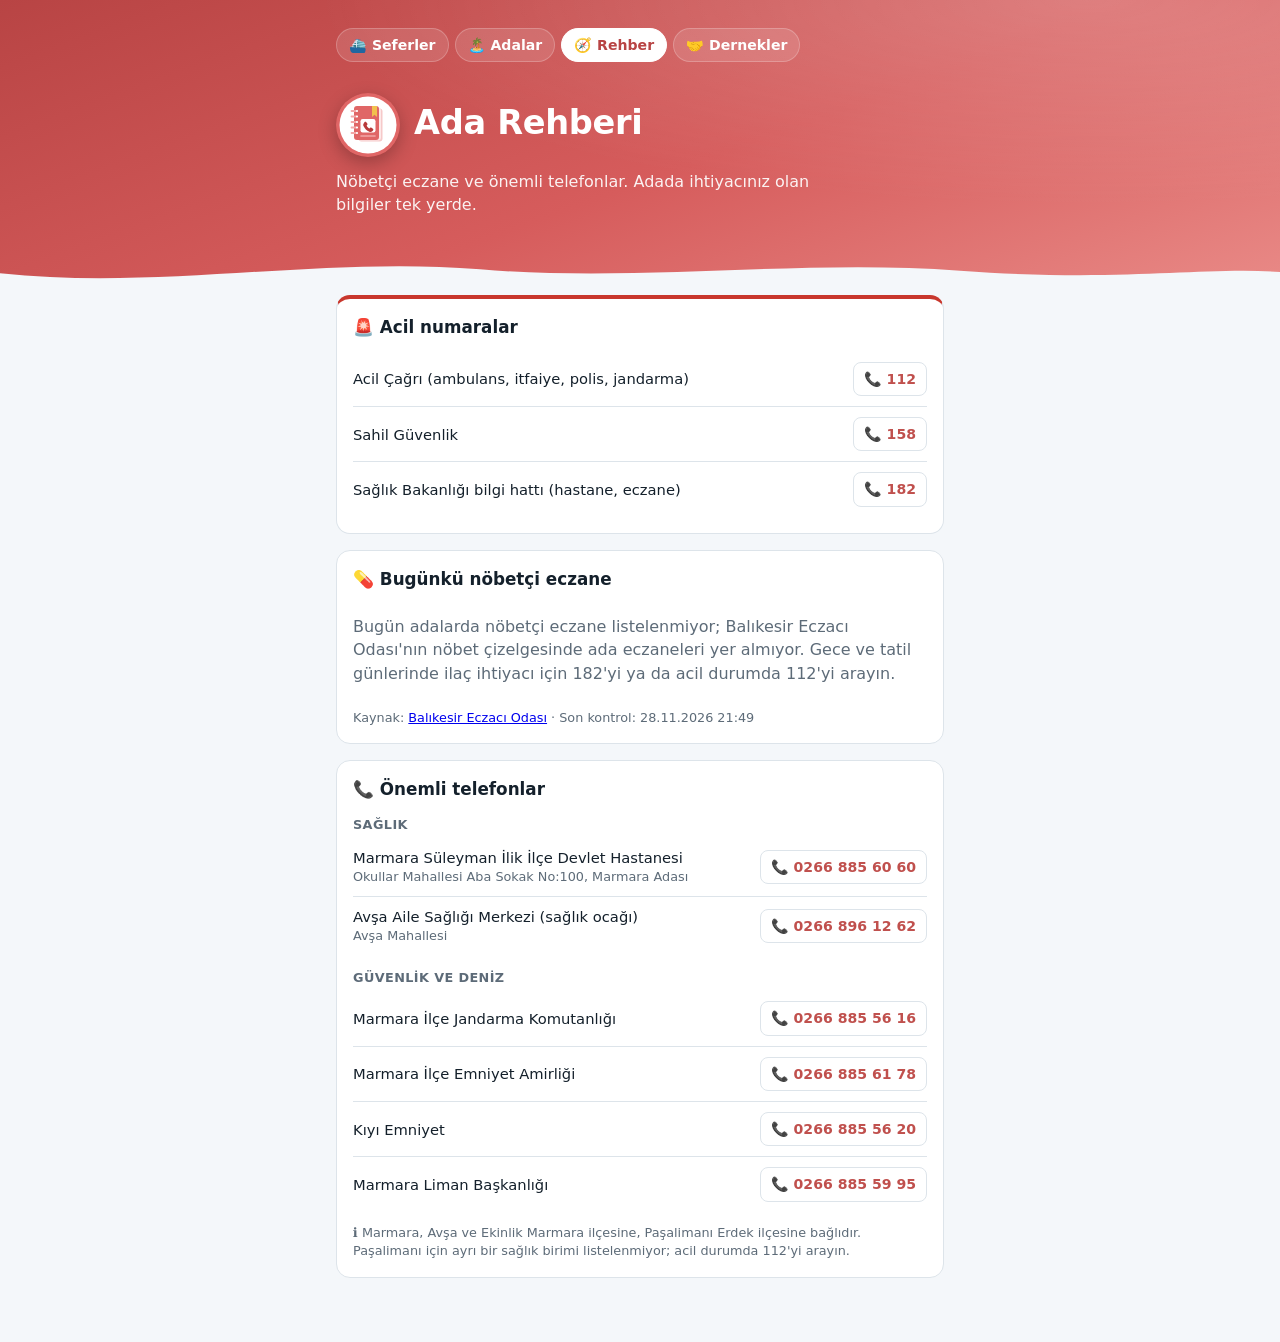
<file: rehber.html>
<!doctype html>
<html lang="tr">
<head>
<meta charset="utf-8">
<meta name="viewport" content="width=device-width, initial-scale=1">
<title>Güney Marmara Adaları</title>
<link rel="icon" href="assets/logo-rehber.svg" type="image/svg+xml">
<link rel="stylesheet" href="assets/stil.css">
<link rel="manifest" href="manifest.webmanifest">
<meta name="theme-color" content="#0b3a5b">
<link rel="apple-touch-icon" href="assets/ikon/apple-touch-icon.png">
<meta name="apple-mobile-web-app-title" content="Adalar">
<meta name="apple-mobile-web-app-capable" content="yes">
<meta name="mobile-web-app-capable" content="yes">
<script src="assets/pwa.js"></script>
</head>
<body class="tema-rehber">
<header class="hero">
  <div class="hero-ic">
    <nav class="menu" aria-label="Site menüsü">
      <a href="index.html">⛴️ Seferler</a>
      <a href="adalar.html">🏝️ Adalar</a>
      <a href="rehber.html" aria-current="page">🧭 Rehber</a>
      <a href="dernekler.html">🤝 Dernekler</a>
    </nav>
    <div class="hero-baslik">
      <img class="logo" src="assets/logo-rehber.svg" alt="" width="64" height="64">
      <h1>Ada Rehberi</h1>
    </div>
    <p class="hero-alt">Nöbetçi eczane ve önemli telefonlar. Adada ihtiyacınız olan bilgiler tek yerde.</p>
  </div>
  <svg class="hero-dalga" viewBox="0 0 1440 60" preserveAspectRatio="none" aria-hidden="true">
    <path d="M0,32 C180,58 360,6 540,26 C720,46 900,10 1080,28 C1260,46 1350,22 1440,30 L1440,60 L0,60 Z"></path>
  </svg>
</header>
<main>
  <section class="card rehber-acil">
    <h2>🚨 Acil numaralar</h2>
    <div class="tel-liste" id="acil"></div>
  </section>

  <div id="rehber"></div>
</main>

<script src="data/adalar.js"></script>
<script src="data/rehber.js"></script>
<script>
  // Nöbetçi eczaneler her gün değişir: tarayıcı önbelleğinden eski kopyayı okumasın
  document.write('<script src="data/eczane.js?t=' + Math.floor(Date.now() / 300000) + '"><\/script>');
</script>
<script>
  const $ = id => document.getElementById(id);
  const kacis = s => String(s).replace(/[&<>"]/g, c => ({ "&": "&amp;", "<": "&lt;", ">": "&gt;", '"': "&quot;" })[c]);
  const R = window.REHBER_VERISI, ADALAR = window.ADA_VERISI.adalar;
  const trTarih = s => s ? s.slice(0, 10).split("-").reverse().join(".") : "";
  const adaAdi = id => (ADALAR.find(a => a.id === id) || {}).ad || id;

  // "0266 885 50 06" -> tel:+902668855006, "112" -> tel:112
  function telLink(numara) {
    const rakam = numara.replace(/\D/g, "");
    const href = rakam.startsWith("0") ? "+90" + rakam.slice(1) : rakam;
    return `<a class="tel" href="tel:${href}">📞 ${kacis(numara)}</a>`;
  }
  const telSatiri = k => `<div class="tel-satir">
      <div class="tel-ad">${kacis(k.ad)}${k.not ? `<span class="small">${kacis(k.not)}</span>` : ""}</div>
      <div class="tel-no">${k.tel ? k.tel.split("|").map(telLink).join("") : ""}</div>
    </div>`;

  // Bugünkü nöbetçi eczaneler: tüm adalar tek listede (data/eczane.js)
  function eczaneKart() {
    const e = window.ECZANE_VERISI;
    let govde;
    if (!e || e.durum !== "ok") {
      govde = `<p class="empty">Nöbet listesi şu an alınamadı. Nöbetçi eczane için 182'yi arayabilirsiniz.</p>`;
    } else if (e.eczaneler.length) {
      govde = e.eczaneler.map(x => `
        <div class="eczane">
          <b>${kacis(x.ad)}</b> <span class="small">· ${kacis(adaAdi(x.ada))}</span>
          ${x.adres ? `<div class="small">${kacis(x.adres)}</div>` : ""}
          <div class="eczane-alt">${x.tel ? telLink(x.tel) : ""}${x.konum ? `<a class="eylem" href="https://www.google.com/maps?q=${encodeURIComponent(x.konum)}" target="_blank" rel="noopener">📍 Haritada aç</a>` : ""}</div>
        </div>`).join("");
    } else {
      govde = `<p class="empty">Bugün adalarda nöbetçi eczane listelenmiyor; Balıkesir Eczacı Odası'nın nöbet çizelgesinde ada eczaneleri yer almıyor.
        Gece ve tatil günlerinde ilaç ihtiyacı için 182'yi ya da acil durumda 112'yi arayın.</p>`;
    }
    return `<section class="card">
      <h2>💊 Bugünkü nöbetçi eczane</h2>
      ${govde}
      <p class="small">Kaynak: <a href="https://www.balikesireczaciodasi.org.tr/nobetci-eczaneler" target="_blank" rel="noopener">Balıkesir Eczacı Odası</a>${e ? ` · Son kontrol: ${trTarih(e.guncelleme)} ${e.guncelleme.slice(11, 16)}` : ""}</p>
    </section>`;
  }

  $("acil").innerHTML = R.acil.map(telSatiri).join("");
  $("rehber").innerHTML = `
    ${eczaneKart()}
    <section class="card">
      <h2>📞 Önemli telefonlar</h2>
      ${R.gruplar.map(g => `<h3 class="rehber-grup">${kacis(g.baslik)}</h3><div class="tel-liste">${g.kalemler.map(telSatiri).join("")}</div>`).join("")}
      ${R.not ? `<p class="small" style="margin-top:12px">ℹ️ ${kacis(R.not)}</p>` : ""}
    </section>`;
</script>
</body>
</html>
</file>
<file: assets/stil.css>
:root {
  --bg: #f4f7fa; --card: #ffffff; --text: #14202b; --muted: #5d6b78;
  --line: #dde4ea; --accent: #0b6fa4; --accent-soft: #e3f1f9; --warn: #8a5a00; --warn-bg: #fff4dc;
  --car: #1d7a46; --car-bg: #e2f4ea; --foot: #6b4fa8; --foot-bg: #eee8f8;
}
@media (prefers-color-scheme: dark) {
  :root {
    --bg: #0f161c; --card: #18222b; --text: #e6edf2; --muted: #93a2ae;
    --line: #2a3742; --accent: #4fb3e8; --accent-soft: #15303f; --warn: #f3c46b; --warn-bg: #352a12;
    --car: #6fd39b; --car-bg: #133222; --foot: #b9a4ee; --foot-bg: #2a2340;
  }
}
* { box-sizing: border-box; }
body { margin: 0; background: var(--bg); color: var(--text);
  font: 16px/1.45 system-ui, -apple-system, "Segoe UI", Roboto, sans-serif; }
main { max-width: 640px; margin: 0 auto; padding: 20px 16px 48px; }
h1 { font-size: 1.5rem; margin: 0 0 4px; }
.sub { color: var(--muted); margin: 0 0 20px; font-size: .95rem; }
.card { background: var(--card); border: 1px solid var(--line); border-radius: 14px; padding: 16px; margin-bottom: 16px; }
.row { display: grid; grid-template-columns: 1fr auto 1fr; gap: 8px; align-items: end; }
label.l { display: block; font-size: .8rem; color: var(--muted); margin-bottom: 4px; font-weight: 600; }
select { width: 100%; font: inherit; padding: 10px; border-radius: 10px; border: 1px solid var(--line);
  background: var(--bg); color: var(--text); }
button { font: inherit; cursor: pointer; }
.swap { border: 1px solid var(--line); background: var(--bg); color: var(--text); border-radius: 10px;
  width: 44px; height: 44px; font-size: 1.1rem; }
.chips { display: flex; gap: 6px; flex-wrap: wrap; margin-top: 14px; }
.chip { border: 1px solid var(--line); background: var(--bg); color: var(--text); border-radius: 999px;
  padding: 6px 12px; font-size: .9rem; display: inline-flex; align-items: center; gap: 6px; }
.chip[aria-pressed="true"] { background: var(--accent); border-color: var(--accent); color: #fff; }
.chip.op[aria-pressed="false"] { opacity: .5; text-decoration: line-through; }
.chip.op[aria-pressed="true"] { background: var(--card); color: var(--text); border-color: var(--opc); box-shadow: inset 0 0 0 1px var(--opc); }
.dot { width: 10px; height: 10px; border-radius: 50%; background: var(--opc); flex: none; }
.filters-title { font-size: .8rem; color: var(--muted); font-weight: 600; margin-top: 14px; }
h2 { font-size: 1.05rem; margin: 0 0 12px; }
.trip { display: grid; grid-template-columns: 1fr auto; gap: 4px 12px; padding: 12px 12px 12px 14px;
  border: 1px solid var(--line); border-left: 5px solid var(--opc); border-radius: 10px; margin-bottom: 10px; }
.t-dep { font-size: 1.5rem; font-weight: 700; font-variant-numeric: tabular-nums; line-height: 1.2; }
.t-arr { text-align: right; color: var(--muted); font-size: .85rem; font-variant-numeric: tabular-nums; }
.t-arr b { color: var(--text); font-size: 1rem; }
.t-meta { grid-column: 1 / -1; display: flex; flex-wrap: wrap; gap: 6px; align-items: center; font-size: .82rem; color: var(--muted); }
.opname { font-weight: 700; color: var(--opc); font-size: .9rem; }
.badge { border-radius: 6px; padding: 2px 8px; font-size: .78rem; font-weight: 600; }
.badge.car { background: var(--car-bg); color: var(--car); }
.badge.foot { background: var(--foot-bg); color: var(--foot); }
.empty { color: var(--muted); padding: 8px 0; }
.note { background: var(--warn-bg); color: var(--warn); border-radius: 10px; padding: 10px 12px; font-size: .88rem; margin-bottom: 16px; }
.note a { color: inherit; }
table { width: 100%; border-collapse: collapse; font-size: .9rem; font-variant-numeric: tabular-nums; margin-bottom: 16px; }
td { padding: 6px 4px; border-top: 1px solid var(--line); vertical-align: top; }
td.tm { font-weight: 600; white-space: nowrap; width: 1%; }
tr.off td { color: var(--muted); opacity: .55; }
tr.hit td { background: var(--accent-soft); }
.ophead { display: flex; align-items: center; gap: 8px; margin: 4px 0 6px; font-weight: 700; }
details summary { cursor: pointer; font-weight: 600; }
footer { color: var(--muted); font-size: .82rem; }
footer a { color: var(--accent); }
footer > div { margin-bottom: 10px; }
a.tel { color: var(--accent); text-decoration: none; font-weight: 600; white-space: nowrap; }
a.tel:hover { text-decoration: underline; }
.hava { display: grid; grid-template-columns: 1fr 1fr; gap: 10px; }
.hv, .hv-deniz { border: 1px solid var(--line); border-radius: 10px; padding: 10px 12px; min-width: 0; }
.hv-deniz { margin-top: 10px; }
.hv.uyari, .hv-deniz.uyari { border-color: var(--warn); background: var(--warn-bg); }
.hv-ad { font-size: .8rem; color: var(--muted); font-weight: 600; }
.hv-ad span { font-weight: 400; }
.hv-ust { display: flex; align-items: center; gap: 8px; margin: 4px 0 2px; }
.hv-ikon { font-size: 1.8rem; line-height: 1; }
.hv-derece { font-size: 1.5rem; font-weight: 700; font-variant-numeric: tabular-nums; }
.hv-derece small { font-size: .95rem; color: var(--muted); font-weight: 600; }
.hv-satir { font-size: .82rem; color: var(--muted); }
.hv-satir b { color: var(--text); }
.hv-deniz .hv-liste { margin-top: 6px; }
.hv-liste { display: grid; grid-template-columns: auto 1fr; gap: 6px 12px; margin: 0; font-size: .9rem; }
.hv-liste dt { color: var(--muted); white-space: nowrap; }
.hv-liste dd { margin: 0; }
.hv-bofor { display: inline-block; font-size: .75rem; font-weight: 700; padding: 1px 6px; border-radius: 6px; background: var(--accent-soft); color: var(--accent); }
.hv-uyari { font-size: .85rem; color: var(--warn); font-weight: 700; margin-top: 8px; }
.t-alt { justify-content: space-between; margin-top: 4px; }
a.bilet { margin-left: auto; background: var(--opc); color: #fff; text-decoration: none; font-weight: 700;
  font-size: .85rem; padding: 7px 14px; border-radius: 8px; white-space: nowrap; }
a.bilet:hover { filter: brightness(1.1); }
/* Sefer kartı: takvim ve paylaş düğmeleri */
.eylemler { display: flex; flex-wrap: wrap; gap: 6px; margin-left: auto; }
.eylemler + a.bilet { margin-left: 0; }
.eylem { font: inherit; font-size: .8rem; font-weight: 600; color: var(--text); background: var(--card);
  border: 1px solid var(--line); border-radius: 8px; padding: 6px 10px; cursor: pointer; white-space: nowrap; }
.eylem:hover { border-color: var(--opc); color: var(--opc); }
/* "Şimdi": sonraki gemi kutusu */
.simdi { display: flex; align-items: center; gap: 12px; margin: 0 0 12px; padding: 10px 14px;
  background: var(--accent-soft); border: 1px solid var(--line); border-left: 5px solid var(--opc); border-radius: 10px; }
.simdi-ikon { font-size: 1.6rem; line-height: 1; }
.simdi-metin { flex: 1; min-width: 0; }
.simdi-ust { font-size: .78rem; color: var(--muted); }
.simdi-saat { font-size: 1.35rem; font-weight: 800; letter-spacing: .5px; }
.simdi.yakin { background: var(--warn-bg); }
.simdi.yakin b { color: var(--warn); }
.simdi-git { font: inherit; font-size: .8rem; font-weight: 700; color: var(--accent); background: none;
  border: 1px solid var(--accent); border-radius: 8px; padding: 5px 10px; cursor: pointer; }
/* Yön takibi */
.sonuc-ust { display: flex; align-items: center; justify-content: space-between; gap: 8px; flex-wrap: wrap; margin-bottom: 10px; }
.sonuc-ust h2 { margin: 0; }
.takip-dugme { font: inherit; font-size: .82rem; font-weight: 700; color: var(--accent); background: var(--card);
  border: 1px solid var(--accent); border-radius: 999px; padding: 6px 12px; cursor: pointer; white-space: nowrap; }
.takip-dugme[aria-pressed="true"] { background: var(--accent); color: #fff; }
.takip { border: 1px solid var(--line); border-radius: 10px; padding: 10px 12px; margin-bottom: 8px; }
.takip.uyari { background: var(--warn-bg); border-color: var(--warn); }
.takip-ust { display: flex; align-items: center; gap: 8px; flex-wrap: wrap; }
.takip-ust a { font-weight: 700; color: var(--text); text-decoration: none; }
.takip-ust a:hover { text-decoration: underline; }
.takip-durum { font-size: .82rem; color: var(--muted); }
.takip.uyari .takip-durum { color: var(--warn); font-weight: 700; }
.takip-sil { margin-left: auto; font: inherit; background: none; border: 0; color: var(--muted); cursor: pointer; padding: 2px 6px; font-size: 1rem; }
.takip-duyuru { margin-top: 8px; padding: 8px 10px; border-left: 4px solid var(--opc); background: var(--card); border-radius: 6px; font-size: .88rem; }
/* Uygulama (PWA): yükleme önerisi ve internet yok uyarısı */
.yukle-serit { position: fixed; left: 12px; right: 12px; bottom: 12px; z-index: 50; max-width: 560px; margin: 0 auto;
  display: flex; align-items: center; gap: 10px; padding: 10px 12px; background: var(--card); color: var(--text);
  border: 1px solid var(--line); border-radius: 14px; box-shadow: 0 8px 28px rgba(0, 0, 0, .18); font-size: .85rem; }
.yukle-serit img { border-radius: 50%; flex: none; }
.yukle-metin { flex: 1; min-width: 0; }
.yukle-evet { font: inherit; font-weight: 700; color: #fff; background: #0b3a5b; border: 0; border-radius: 8px; padding: 8px 14px; cursor: pointer; }
.yukle-kapat { font: inherit; background: none; border: 0; color: var(--muted); cursor: pointer; font-size: 1rem; padding: 4px; }
.cevrimdisi { position: sticky; top: 0; z-index: 60; background: var(--warn-bg); color: var(--warn); text-align: center;
  font-size: .85rem; font-weight: 700; padding: 8px 12px; border-bottom: 1px solid var(--warn); }
.trip.siradaki { box-shadow: 0 0 0 2px var(--opc); }
.trip.siradaki .t-dep::after { content: "Sıradaki"; margin-left: 8px; vertical-align: middle; font-size: .7rem; font-weight: 700;
  color: #fff; background: var(--opc); padding: 2px 7px; border-radius: 6px; }
.dy-firma { border: 1px solid var(--line); border-left: 5px solid var(--opc); border-radius: 10px; padding: 10px 12px; margin-bottom: 8px; }
.dy-firma .ophead { margin: 0 0 4px; }
.dy { padding: 6px 0; border-top: 1px solid var(--line); font-size: .9rem; }
.dy:first-of-type { border-top: 0; }
.dy-metin { margin-top: 2px; }
.dy-yok { margin: 0; font-size: .88rem; color: var(--muted); }
.dy-tur { display: inline-block; font-size: .75rem; font-weight: 700; padding: 1px 8px; border-radius: 6px;
  background: var(--car-bg); color: var(--car); margin-right: 6px; }
.dy-tur.iptal { background: var(--warn-bg); color: var(--warn); }
.small { font-size: .8rem; color: var(--muted); margin: 4px 0 0; }
.hero { position: relative; color: #fff; overflow: hidden;
  background: radial-gradient(120% 140% at 85% 0%, #2bb3c9 0%, transparent 55%), linear-gradient(160deg, #0a4f7c 0%, #0b6fa4 55%, #1592b8 100%); }
.hero-ic { max-width: 640px; margin: 0 auto; padding: 28px 16px 52px; position: relative; z-index: 1; }
.hero-ust { display: inline-block; font-size: .8rem; font-weight: 600; letter-spacing: .3px;
  background: rgba(255,255,255,.16); border: 1px solid rgba(255,255,255,.25); border-radius: 999px; padding: 4px 12px; }
.hero h1 { font-size: clamp(1.6rem, 6vw, 2.2rem); line-height: 1.15; margin: 4px 0 8px; letter-spacing: -.3px; }
.hero-alt { margin: 0; font-size: 1rem; opacity: .92; max-width: 520px; }
.hero-baslik { display: flex; align-items: center; gap: 14px; }
.logo { width: 64px; height: 64px; flex: none; border-radius: 50%; box-shadow: 0 6px 18px rgba(0,0,0,.25); }
@media (max-width: 420px) { .logo { width: 52px; height: 52px; } }
.hero-dalga { position: absolute; left: 0; bottom: -1px; width: 100%; height: 40px; }
.hero-dalga path { fill: var(--bg); }
main { padding-top: 4px; }

/* Site menüsü (başlık içinde) */
.menu { display: flex; gap: 6px; flex-wrap: wrap; margin-bottom: 18px; }
.menu a { color: #fff; text-decoration: none; font-size: .88rem; font-weight: 600; padding: 6px 12px; border-radius: 999px;
  background: rgba(255,255,255,.12); border: 1px solid rgba(255,255,255,.22); }
.menu a:hover { background: rgba(255,255,255,.22); }
.menu a[aria-current="page"] { background: #fff; color: #0a4f7c; border-color: #fff; }

/* Dernekler sayfası */
.filtre-ada { margin-top: 0; }
.dernek { border: 1px solid var(--line); border-radius: 12px; padding: 16px; margin-bottom: 12px; background: var(--card); }
.dernek-ust { display: flex; align-items: flex-start; justify-content: space-between; gap: 10px; }
.dernek h2 { font-size: 1.05rem; margin: 0; line-height: 1.3; }
.ada-rozet { flex: none; font-size: .78rem; font-weight: 700; padding: 3px 10px; border-radius: 999px; background: var(--accent-soft); color: var(--accent); white-space: nowrap; }
.dernek-konum { font-size: .82rem; color: var(--muted); margin: 4px 0 0; }
.dernek p.tanim { margin: 10px 0 0; font-size: .93rem; }
.dernek-calisma { display: flex; flex-wrap: wrap; gap: 6px; margin-top: 10px; }
.dernek-calisma span { font-size: .78rem; padding: 3px 8px; border-radius: 6px; background: var(--bg); border: 1px solid var(--line); color: var(--muted); }
.dernek-linkler { display: flex; flex-wrap: wrap; gap: 8px; margin-top: 14px; }
.dernek-linkler a { font-size: .85rem; font-weight: 600; text-decoration: none; padding: 7px 12px; border-radius: 8px; border: 1px solid var(--line); color: var(--text); background: var(--bg); }
.dernek-linkler a.ana { background: var(--accent); border-color: var(--accent); color: #fff; }
.dernek-linkler a:hover { filter: brightness(1.05); border-color: var(--accent); }

/* Dernekler sayfası teması: kum beji */
.tema-dernek { --accent: #7d6a50; --accent-soft: #f4efe6; }
@media (prefers-color-scheme: dark) { .tema-dernek { --accent: #d6c3a3; --accent-soft: #332b20; } }
.tema-dernek .hero {
  background: radial-gradient(120% 140% at 85% 0%, rgba(255,255,255,.18) 0%, transparent 50%), linear-gradient(160deg, #6b5a45 0%, #8f7a5e 55%, #b4a083 100%); }
.tema-dernek .menu a[aria-current="page"] { color: #6b5a45; }
.tema-dernek .chip[aria-pressed="true"] { background: var(--accent); border-color: var(--accent); color: #fff; }
@media (prefers-color-scheme: dark) { .tema-dernek .chip[aria-pressed="true"], .tema-dernek .dernek-linkler a.ana { color: #0f161c; } }
.dernek-logo { width: 64px; height: 64px; flex: none; object-fit: contain; border-radius: 12px; background: #fff; border: 1px solid var(--line); padding: 4px; }
.dernek-bas { display: flex; gap: 12px; align-items: center; min-width: 0; }
@media (max-width: 420px) { .dernek-ust { flex-direction: column-reverse; } }
.dernek-logo-yok { display: flex; align-items: center; justify-content: center; font-weight: 800; font-size: 1.3rem; letter-spacing: .5px;
  color: #fff; background: var(--accent); border-color: var(--accent); }

/* Adalar sayfası teması: deniz turkuazı ve kum */
.tema-ada { --accent: #0f6b6b; --accent-soft: #e2f2f1; }
@media (prefers-color-scheme: dark) { .tema-ada { --accent: #5fc9c3; --accent-soft: #123536; } }
.tema-ada .hero {
  background: radial-gradient(120% 140% at 85% 0%, rgba(240,200,120,.38) 0%, transparent 50%), linear-gradient(160deg, #0b4a4f 0%, #0f6b6b 55%, #1b8f86 100%); }
.tema-ada .menu a[aria-current="page"] { color: #0f6b6b; }
.ada-atla { display: flex; flex-wrap: wrap; gap: 8px; margin-top: 16px; }

/* Rehber sayfası teması: açık kırmızı (logo ile aynı ton) */
.tema-rehber { --accent: #c0504d; --accent-soft: #fbe9e8; }
@media (prefers-color-scheme: dark) { .tema-rehber { --accent: #f19a97; --accent-soft: #3a1f1f; } }
.tema-rehber .hero {
  background: radial-gradient(120% 140% at 85% 0%, rgba(255,255,255,.22) 0%, transparent 50%), linear-gradient(160deg, #b84444 0%, #d65c5c 55%, #e98a87 100%); }
.tema-rehber .menu a[aria-current="page"] { color: #b84444; }
.ada-atla a { color: #fff; text-decoration: none; font-weight: 600; font-size: .88rem; padding: 6px 12px; border-radius: 8px; background: rgba(0,0,0,.18); }
.ada-atla a:hover { background: rgba(0,0,0,.28); }
.ada { background: var(--card); border: 1px solid var(--line); border-top: 5px solid var(--adarenk); border-radius: 14px; padding: 18px 16px; margin-bottom: 18px; scroll-margin-top: 12px; }
.ada-bas { display: flex; align-items: center; gap: 12px; }
.ada-simge { width: 52px; height: 52px; flex: none; display: flex; align-items: center; justify-content: center; font-size: 1.7rem; border-radius: 50%; background: var(--accent-soft); }
.ada h2 { font-size: 1.35rem; margin: 0; }
.ada-slogan { margin: 2px 0 0; color: var(--adarenk); font-weight: 600; font-size: .92rem; }
@media (prefers-color-scheme: dark) { .ada-slogan { color: var(--accent); } }
.ada-ozet { margin: 12px 0; }
.ada-bilgi { display: grid; grid-template-columns: repeat(auto-fit, minmax(170px, 1fr)); gap: 8px; margin: 0 0 6px; }
.ada-bilgi div { background: var(--bg); border: 1px solid var(--line); border-radius: 10px; padding: 8px 10px; }
.ada-bilgi dt { font-size: .75rem; color: var(--muted); font-weight: 600; }
.ada-bilgi dd { margin: 2px 0 0; font-size: .9rem; font-weight: 600; }
.ada h3 { font-size: .95rem; margin: 16px 0 6px; }
.ada-liste { margin: 0; padding-left: 20px; }
.ada-liste li { margin-bottom: 6px; font-size: .93rem; }
.ada-dugmeler { display: flex; flex-wrap: wrap; gap: 8px; margin-top: 16px; }
.ada-dugmeler a { font-size: .88rem; font-weight: 600; text-decoration: none; padding: 9px 14px; border-radius: 9px; border: 1px solid var(--line); color: var(--text); background: var(--bg); }
.ada-dugmeler a.ana { background: var(--accent); border-color: var(--accent); color: #fff; }
@media (prefers-color-scheme: dark) { .ada-dugmeler a.ana { color: #0f161c; } }

/* Tüm sayfalarda başlık alanı aynı boyutta: başlık 2 satır, alt yazı 3 satır yer kaplar */
.hero h1 { font-size: clamp(1.3rem, 5.5vw, 2.1rem); min-height: 2.3em; display: flex; align-items: center; margin: 4px 0 8px; }
.hero-alt { min-height: 4.35em; }

/* Dernek kartları ve ada düğmeleri: her ada kendi rengiyle (Adalar sayfasındaki renkler) */
.dernek-renkli { border-left: 5px solid var(--accent); }
.dernek-renkli .ada-rozet { background: var(--accent-soft); color: var(--accent); }
.ada-chip:not([aria-pressed="true"]) { border-color: var(--accent); }
@media (prefers-color-scheme: dark) {
  .dernek-renkli .ada-rozet { color: #fff; background: var(--accent); }
  .tema-dernek .dernek-renkli .dernek-linkler a.ana, .tema-dernek .ada-chip[aria-pressed="true"] { color: #fff; }
}

/* --- Ada rehberi (rehber.html) --- */
.ada-chip[aria-pressed="true"] { background: var(--adarenk); border-color: var(--adarenk); color: #fff; }
.rehber-acil { border-top: 4px solid #c8372d; }
.rehber-grup { font-size: .8rem; text-transform: uppercase; letter-spacing: .4px; color: var(--muted); margin: 14px 0 4px; }
.tel-liste { display: grid; }
/* Her satır aynı düzen: ad solda (gerekirse alt satıra kayar), numara sağda düğme olarak */
.tel-satir { display: grid; grid-template-columns: minmax(0, 1fr) auto; align-items: center; gap: 10px;
  padding: 10px 0; border-bottom: 1px solid var(--line); }
.tel-satir:last-child { border-bottom: 0; }
.tel-ad { min-width: 0; font-size: .92rem; line-height: 1.3; overflow-wrap: anywhere; }
.tel-ad .small { display: block; margin-top: 2px; }
.tel-no { display: flex; flex-direction: column; align-items: flex-end; gap: 6px; }
.tel-no a.tel { display: inline-block; padding: 6px 10px; border: 1px solid var(--line); border-radius: 8px;
  background: var(--card); font-size: .88rem; text-decoration: none; }
.tel-no a.tel:hover { border-color: var(--accent); }
/* Çok dar ekranlarda numara adın altına, tüm satırlarda aynı şekilde */
@media (max-width: 340px) { .tel-satir { grid-template-columns: 1fr; } .tel-no { align-items: flex-start; } }
.eczane { border: 1px solid var(--line); border-left: 4px solid #1d7a46; border-radius: 10px; padding: 10px 12px; margin-bottom: 8px; }
.eczane-alt { display: flex; gap: 10px; align-items: center; flex-wrap: wrap; margin-top: 6px; }
a.eylem { display: inline-block; text-decoration: none; }
</file>
